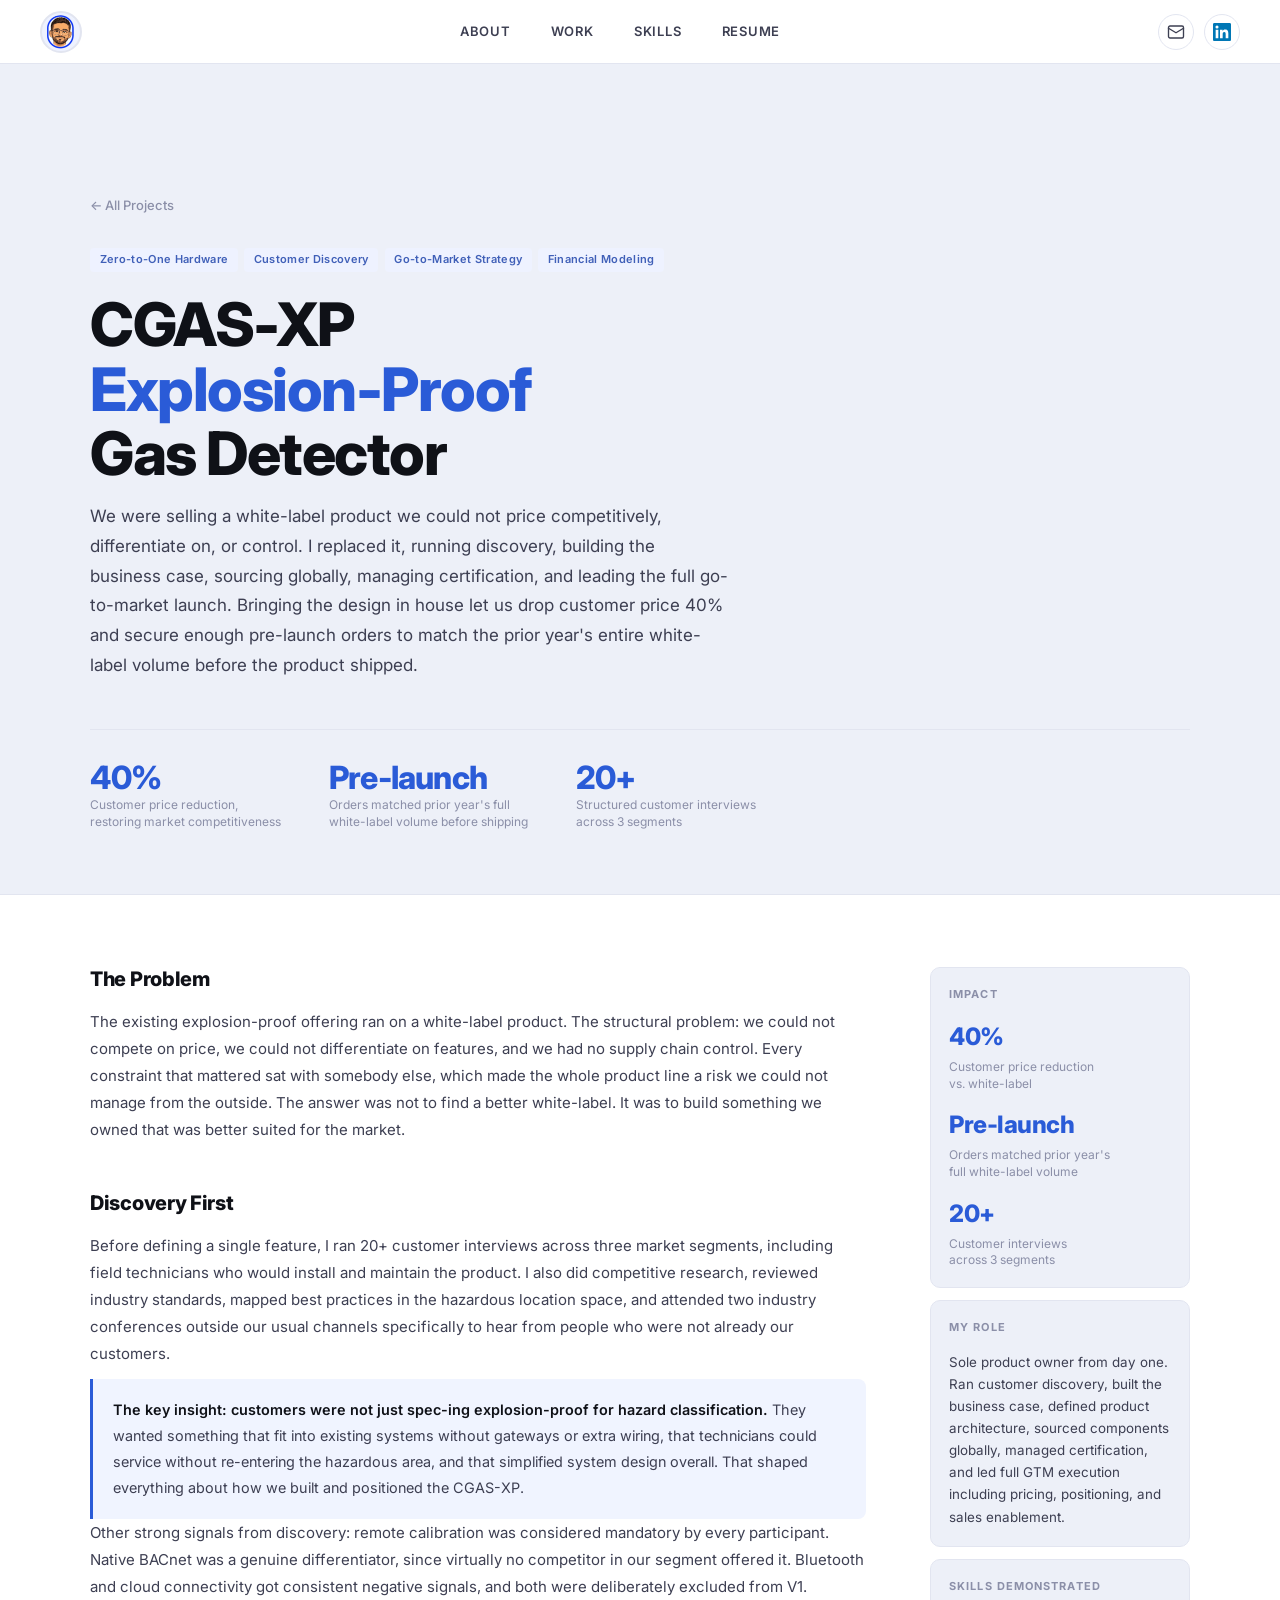
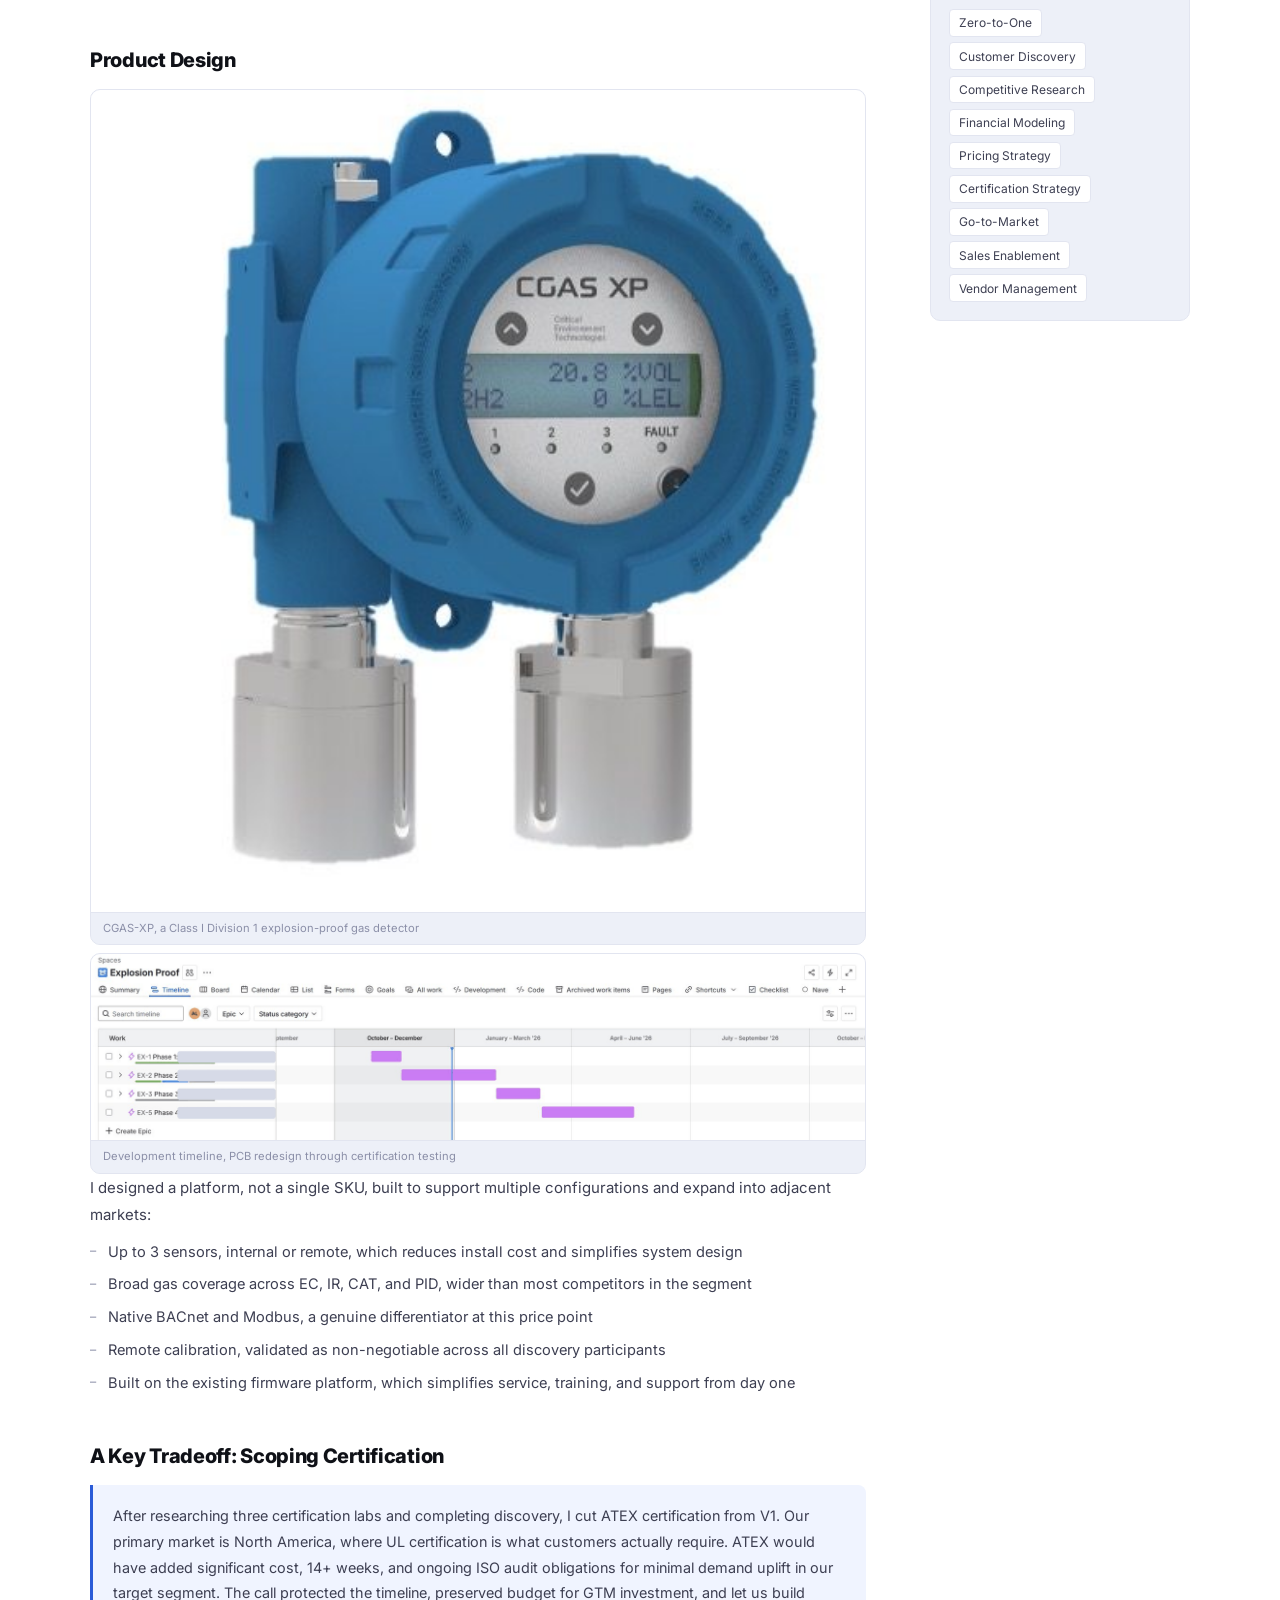
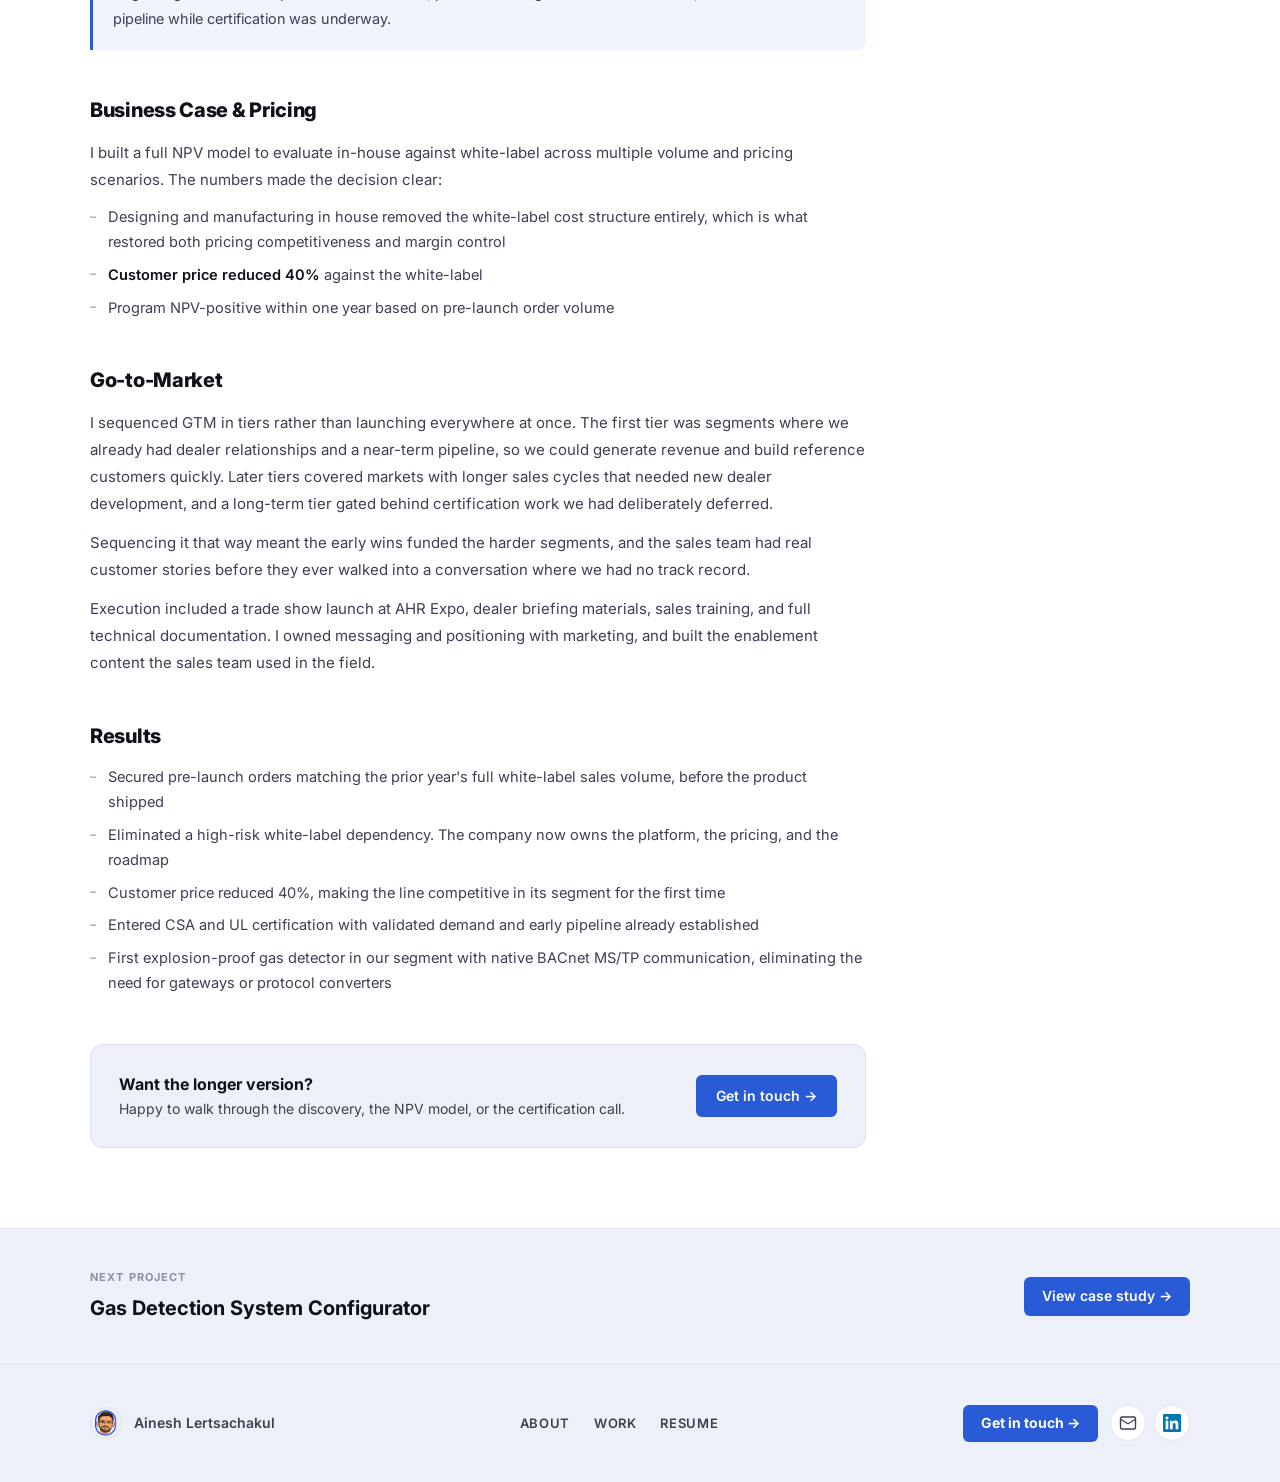
<file: work/cgas-xp.html>
<!DOCTYPE html>
<html lang="en">
<head>
<meta charset="utf-8"/>
<meta name="viewport" content="width=device-width, initial-scale=1.0"/>
<title>CGAS-XP, Explosion-Proof Gas Detector | Ainesh Lertsachakul</title>
<meta name="description" content="Zero-to-one hardware program replacing a white-label gas detector with an in-house design. Discovery across three segments, an NPV-backed business case, a scoped certification tradeoff, and a sequenced go-to-market."/>
<link rel="canonical" href="https://aineshl.github.io/portfolio/work/cgas-xp.html"/>
<meta property="og:type" content="article"/>
<meta property="og:url" content="https://aineshl.github.io/portfolio/work/cgas-xp.html"/>
<meta property="og:title" content="CGAS-XP, Explosion-Proof Gas Detector | Ainesh Lertsachakul"/>
<meta property="og:description" content="Replacing a white-label product we could not price, differentiate, or control. 40% customer price reduction and pre-launch orders matching the prior year."/>
<meta property="og:image" content="https://aineshl.github.io/portfolio/assets/og-image.png"/>
<meta name="twitter:card" content="summary_large_image"/>
<meta name="twitter:image" content="https://aineshl.github.io/portfolio/assets/og-image.png"/>
<link rel="icon" href="../assets/favicon.ico" sizes="any"/>
<link rel="icon" type="image/png" href="../assets/favicon.png"/>
<link rel="apple-touch-icon" href="../assets/apple-touch-icon.png"/>
<link rel="preconnect" href="https://fonts.googleapis.com"/>
<link rel="preconnect" href="https://fonts.gstatic.com" crossorigin/>
<link href="https://fonts.googleapis.com/css2?family=Inter:wght@400;500;600;700;800&display=swap" rel="stylesheet"/>
<link rel="stylesheet" href="../style.css"/>
</head>
<body>

<a href="#case" class="skip-link">Skip to case study</a>

<nav class="nav">
  <a href="../index.html" class="nav-logo" aria-label="Ainesh Lertsachakul, home"><img src="../assets/avatar.png" alt="Ainesh"/></a>
  <div class="nav-center">
    <a href="../index.html#about">ABOUT</a>
    <a href="../index.html#work">WORK</a>
    <a href="../index.html#skills">SKILLS</a>
    <a href="../assets/Ainesh_Lertsachakul_Resume.pdf" target="_blank" rel="noopener">RESUME</a>
  </div>
  <div class="nav-right">
    <a href="mailto:ainesh8@gmail.com" class="nav-icon-btn" title="Email" aria-label="Email Ainesh">
      <svg viewBox="0 0 24 24" fill="none" stroke="#3d3f52" stroke-width="1.8" stroke-linecap="round" stroke-linejoin="round"><rect x="2" y="4" width="20" height="16" rx="2"/><path d="m22 7-10 6L2 7"/></svg>
    </a>
    <a href="https://www.linkedin.com/in/aineshlertsachakul/" target="_blank" rel="noopener" class="nav-icon-btn" title="LinkedIn" aria-label="LinkedIn profile">
      <svg viewBox="0 0 24 24" fill="#0077b5"><path d="M20.447 20.452h-3.554v-5.569c0-1.328-.027-3.037-1.852-3.037-1.853 0-2.136 1.445-2.136 2.939v5.667H9.351V9h3.414v1.561h.046c.477-.9 1.637-1.85 3.37-1.85 3.601 0 4.267 2.37 4.267 5.455v6.286zM5.337 7.433a2.062 2.062 0 01-2.063-2.065 2.064 2.064 0 112.063 2.065zm1.782 13.019H3.555V9h3.564v11.452zM22.225 0H1.771C.792 0 0 .774 0 1.729v20.542C0 23.227.792 24 1.771 24h20.451C23.2 24 24 23.227 24 22.271V1.729C24 .774 23.2 0 22.222 0h.003z"/></svg>
    </a>
    <button class="nav-toggle" id="navToggle" aria-expanded="false" aria-controls="navDrawer" aria-label="Open menu">
      <svg class="icon-open" viewBox="0 0 24 24"><path d="M3 6h18M3 12h18M3 18h18"/></svg>
      <svg class="icon-close" viewBox="0 0 24 24"><path d="M18 6 6 18M6 6l12 12"/></svg>
    </button>
  </div>
</nav>
<div class="nav-drawer" id="navDrawer">
  <a href="../index.html#about">About</a>
  <a href="../index.html#work">Work</a>
  <a href="../index.html#skills">Skills</a>
  <a href="../assets/Ainesh_Lertsachakul_Resume.pdf" target="_blank" rel="noopener">Resume</a>
  <a href="mailto:ainesh8@gmail.com">Get in touch</a>
</div>

<header class="case-hero">
  <div class="case-hero-inner">
    <a class="back" href="../index.html#work">← All Projects</a>
    <div class="case-tags">
      <span class="case-tag">Zero-to-One Hardware</span>
      <span class="case-tag">Customer Discovery</span>
      <span class="case-tag">Go-to-Market Strategy</span>
      <span class="case-tag">Financial Modeling</span>
    </div>
    <h1 class="case-h1">CGAS-XP<br/><span class="blue">Explosion-Proof</span><br/>Gas Detector</h1>
    <p class="case-sub">We were selling a white-label product we could not price competitively, differentiate on, or control. I replaced it, running discovery, building the business case, sourcing globally, managing certification, and leading the full go-to-market launch. Bringing the design in house let us drop customer price 40% and secure enough pre-launch orders to match the prior year's entire white-label volume before the product shipped.</p>
    <div class="case-kpis">
      <div class="kpi"><span class="kpi-n">40%</span><span class="kpi-l">Customer price reduction,<br/>restoring market competitiveness</span></div>
      <div class="kpi"><span class="kpi-n">Pre-launch</span><span class="kpi-l">Orders matched prior year's full<br/>white-label volume before shipping</span></div>
      <div class="kpi"><span class="kpi-n">20+</span><span class="kpi-l">Structured customer interviews<br/>across 3 segments</span></div>
    </div>
  </div>
</header>

<section class="case-body" id="case">
<div class="case-layout">
<div class="case-main">

  <div class="cs">
    <h2>The Problem</h2>
    <p>The existing explosion-proof offering ran on a white-label product. The structural problem: we could not compete on price, we could not differentiate on features, and we had no supply chain control. Every constraint that mattered sat with somebody else, which made the whole product line a risk we could not manage from the outside. The answer was not to find a better white-label. It was to build something we owned that was better suited for the market.</p>
  </div>

  <div class="cs">
    <h2>Discovery First</h2>
    <p>Before defining a single feature, I ran 20+ customer interviews across three market segments, including field technicians who would install and maintain the product. I also did competitive research, reviewed industry standards, mapped best practices in the hazardous location space, and attended two industry conferences outside our usual channels specifically to hear from people who were not already our customers.</p>
    <div class="callout">
      <p><strong>The key insight: customers were not just spec-ing explosion-proof for hazard classification.</strong> They wanted something that fit into existing systems without gateways or extra wiring, that technicians could service without re-entering the hazardous area, and that simplified system design overall. That shaped everything about how we built and positioned the CGAS-XP.</p>
    </div>
    <p>Other strong signals from discovery: remote calibration was considered mandatory by every participant. Native BACnet was a genuine differentiator, since virtually no competitor in our segment offered it. Bluetooth and cloud connectivity got consistent negative signals, and both were deliberately excluded from V1.</p>
  </div>

  <div class="cs">
    <h2>Product Design</h2>
    <figure class="cs-img">
      <img src="../assets/cgas-xp-render.jpg" alt="CGAS-XP product render" loading="lazy"/>
      <figcaption>CGAS-XP, a Class I Division 1 explosion-proof gas detector</figcaption>
    </figure>
    <figure class="cs-img">
      <img src="../assets/cgas-timeline.png" alt="Development timeline showing four phases from PCB redesign to certification testing" loading="lazy"/>
      <figcaption>Development timeline, PCB redesign through certification testing</figcaption>
    </figure>
    <p>I designed a platform, not a single SKU, built to support multiple configurations and expand into adjacent markets:</p>
    <ul>
      <li>Up to 3 sensors, internal or remote, which reduces install cost and simplifies system design</li>
      <li>Broad gas coverage across EC, IR, CAT, and PID, wider than most competitors in the segment</li>
      <li>Native BACnet and Modbus, a genuine differentiator at this price point</li>
      <li>Remote calibration, validated as non-negotiable across all discovery participants</li>
      <li>Built on the existing firmware platform, which simplifies service, training, and support from day one</li>
    </ul>
  </div>

  <div class="cs">
    <h2>A Key Tradeoff: Scoping Certification</h2>
    <div class="callout">
      <p>After researching three certification labs and completing discovery, I cut ATEX certification from V1. Our primary market is North America, where UL certification is what customers actually require. ATEX would have added significant cost, 14+ weeks, and ongoing ISO audit obligations for minimal demand uplift in our target segment. The call protected the timeline, preserved budget for GTM investment, and let us build pipeline while certification was underway.</p>
    </div>
  </div>

  <div class="cs">
    <h2>Business Case &amp; Pricing</h2>
    <p>I built a full NPV model to evaluate in-house against white-label across multiple volume and pricing scenarios. The numbers made the decision clear:</p>
    <ul>
      <li>Designing and manufacturing in house removed the white-label cost structure entirely, which is what restored both pricing competitiveness and margin control</li>
      <li><strong>Customer price reduced 40%</strong> against the white-label</li>
      <li>Program NPV-positive within one year based on pre-launch order volume</li>
    </ul>
  </div>

  <div class="cs">
    <h2>Go-to-Market</h2>
    <p>I sequenced GTM in tiers rather than launching everywhere at once. The first tier was segments where we already had dealer relationships and a near-term pipeline, so we could generate revenue and build reference customers quickly. Later tiers covered markets with longer sales cycles that needed new dealer development, and a long-term tier gated behind certification work we had deliberately deferred.</p>
    <p>Sequencing it that way meant the early wins funded the harder segments, and the sales team had real customer stories before they ever walked into a conversation where we had no track record.</p>
    <p>Execution included a trade show launch at AHR Expo, dealer briefing materials, sales training, and full technical documentation. I owned messaging and positioning with marketing, and built the enablement content the sales team used in the field.</p>
  </div>

  <div class="cs">
    <h2>Results</h2>
    <ul>
      <li>Secured pre-launch orders matching the prior year's full white-label sales volume, before the product shipped</li>
      <li>Eliminated a high-risk white-label dependency. The company now owns the platform, the pricing, and the roadmap</li>
      <li>Customer price reduced 40%, making the line competitive in its segment for the first time</li>
      <li>Entered CSA and UL certification with validated demand and early pipeline already established</li>
      <li>First explosion-proof gas detector in our segment with native BACnet MS/TP communication, eliminating the need for gateways or protocol converters</li>
    </ul>
  </div>

  <div class="case-cta">
    <p>Want the longer version?<span>Happy to walk through the discovery, the NPV model, or the certification call.</span></p>
    <a href="mailto:ainesh8@gmail.com">Get in touch →</a>
  </div>

</div>

<aside class="case-sidebar">
  <div class="side-card">
    <h4>Impact</h4>
    <div class="s-stat"><span class="s-n">40%</span><span class="s-l">Customer price reduction<br/>vs. white-label</span></div>
    <div class="s-stat"><span class="s-n">Pre-launch</span><span class="s-l">Orders matched prior year's<br/>full white-label volume</span></div>
    <div class="s-stat"><span class="s-n">20+</span><span class="s-l">Customer interviews<br/>across 3 segments</span></div>
  </div>
  <div class="side-card">
    <h4>My Role</h4>
    <p class="s-p">Sole product owner from day one. Ran customer discovery, built the business case, defined product architecture, sourced components globally, managed certification, and led full GTM execution including pricing, positioning, and sales enablement.</p>
  </div>
  <div class="side-card">
    <h4>Skills Demonstrated</h4>
    <div class="s-tags"><span>Zero-to-One</span><span>Customer Discovery</span><span>Competitive Research</span><span>Financial Modeling</span><span>Pricing Strategy</span><span>Certification Strategy</span><span>Go-to-Market</span><span>Sales Enablement</span><span>Vendor Management</span></div>
  </div>
</aside>
</div>
</section>

<div class="next-band">
  <div class="next-inner">
    <div><p class="next-label">Next Project</p><p class="next-title">Gas Detection System Configurator</p></div>
    <a class="next-btn" href="fcs.html">View case study →</a>
  </div>
</div>

<footer class="footer">
  <div class="footer-inner">
    <div class="footer-brand">
      <img src="../assets/avatar.png" alt="" class="footer-avatar"/>
      <span class="footer-name">Ainesh Lertsachakul</span>
    </div>
    <nav class="footer-nav" aria-label="Footer">
      <a href="../index.html#about">About</a>
      <a href="../index.html#work">Work</a>
      <a href="../assets/Ainesh_Lertsachakul_Resume.pdf" target="_blank" rel="noopener">Resume</a>
    </nav>
    <div class="footer-right">
      <a href="mailto:ainesh8@gmail.com" class="footer-cta">Get in touch →</a>
      <div class="footer-icons">
        <a href="mailto:ainesh8@gmail.com" class="nav-icon-btn" aria-label="Email Ainesh">
          <svg viewBox="0 0 24 24" fill="none" stroke="#3d3f52" stroke-width="1.8" stroke-linecap="round" stroke-linejoin="round"><rect x="2" y="4" width="20" height="16" rx="2"/><path d="m22 7-10 6L2 7"/></svg>
        </a>
        <a href="https://www.linkedin.com/in/aineshlertsachakul/" target="_blank" rel="noopener" class="nav-icon-btn" aria-label="LinkedIn profile">
          <svg viewBox="0 0 24 24" fill="#0077b5"><path d="M20.447 20.452h-3.554v-5.569c0-1.328-.027-3.037-1.852-3.037-1.853 0-2.136 1.445-2.136 2.939v5.667H9.351V9h3.414v1.561h.046c.477-.9 1.637-1.85 3.37-1.85 3.601 0 4.267 2.37 4.267 5.455v6.286zM5.337 7.433a2.062 2.062 0 01-2.063-2.065 2.064 2.064 0 112.063 2.065zm1.782 13.019H3.555V9h3.564v11.452zM22.225 0H1.771C.792 0 0 .774 0 1.729v20.542C0 23.227.792 24 1.771 24h20.451C23.2 24 24 23.227 24 22.271V1.729C24 .774 23.2 0 22.222 0h.003z"/></svg>
        </a>
      </div>
    </div>
  </div>
</footer>

<script src="../app.js"></script>
</body>
</html>
</file>
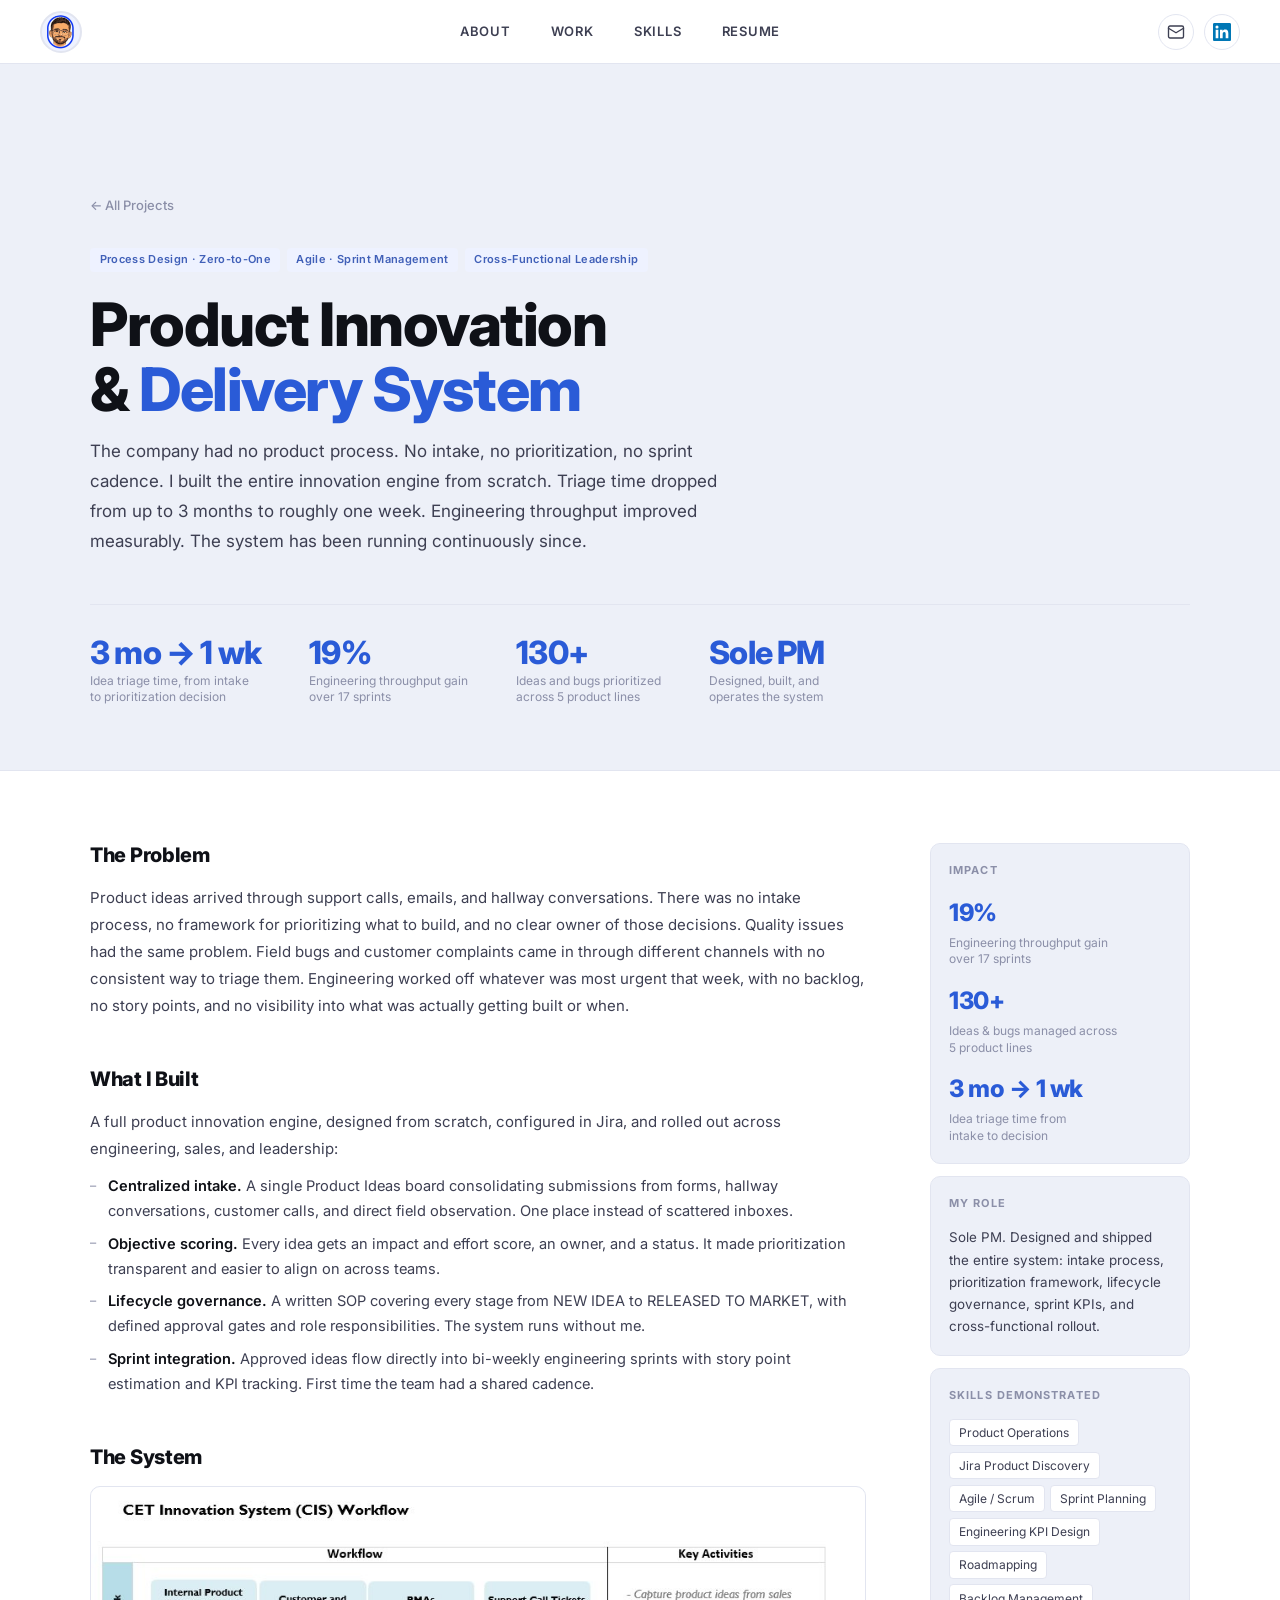
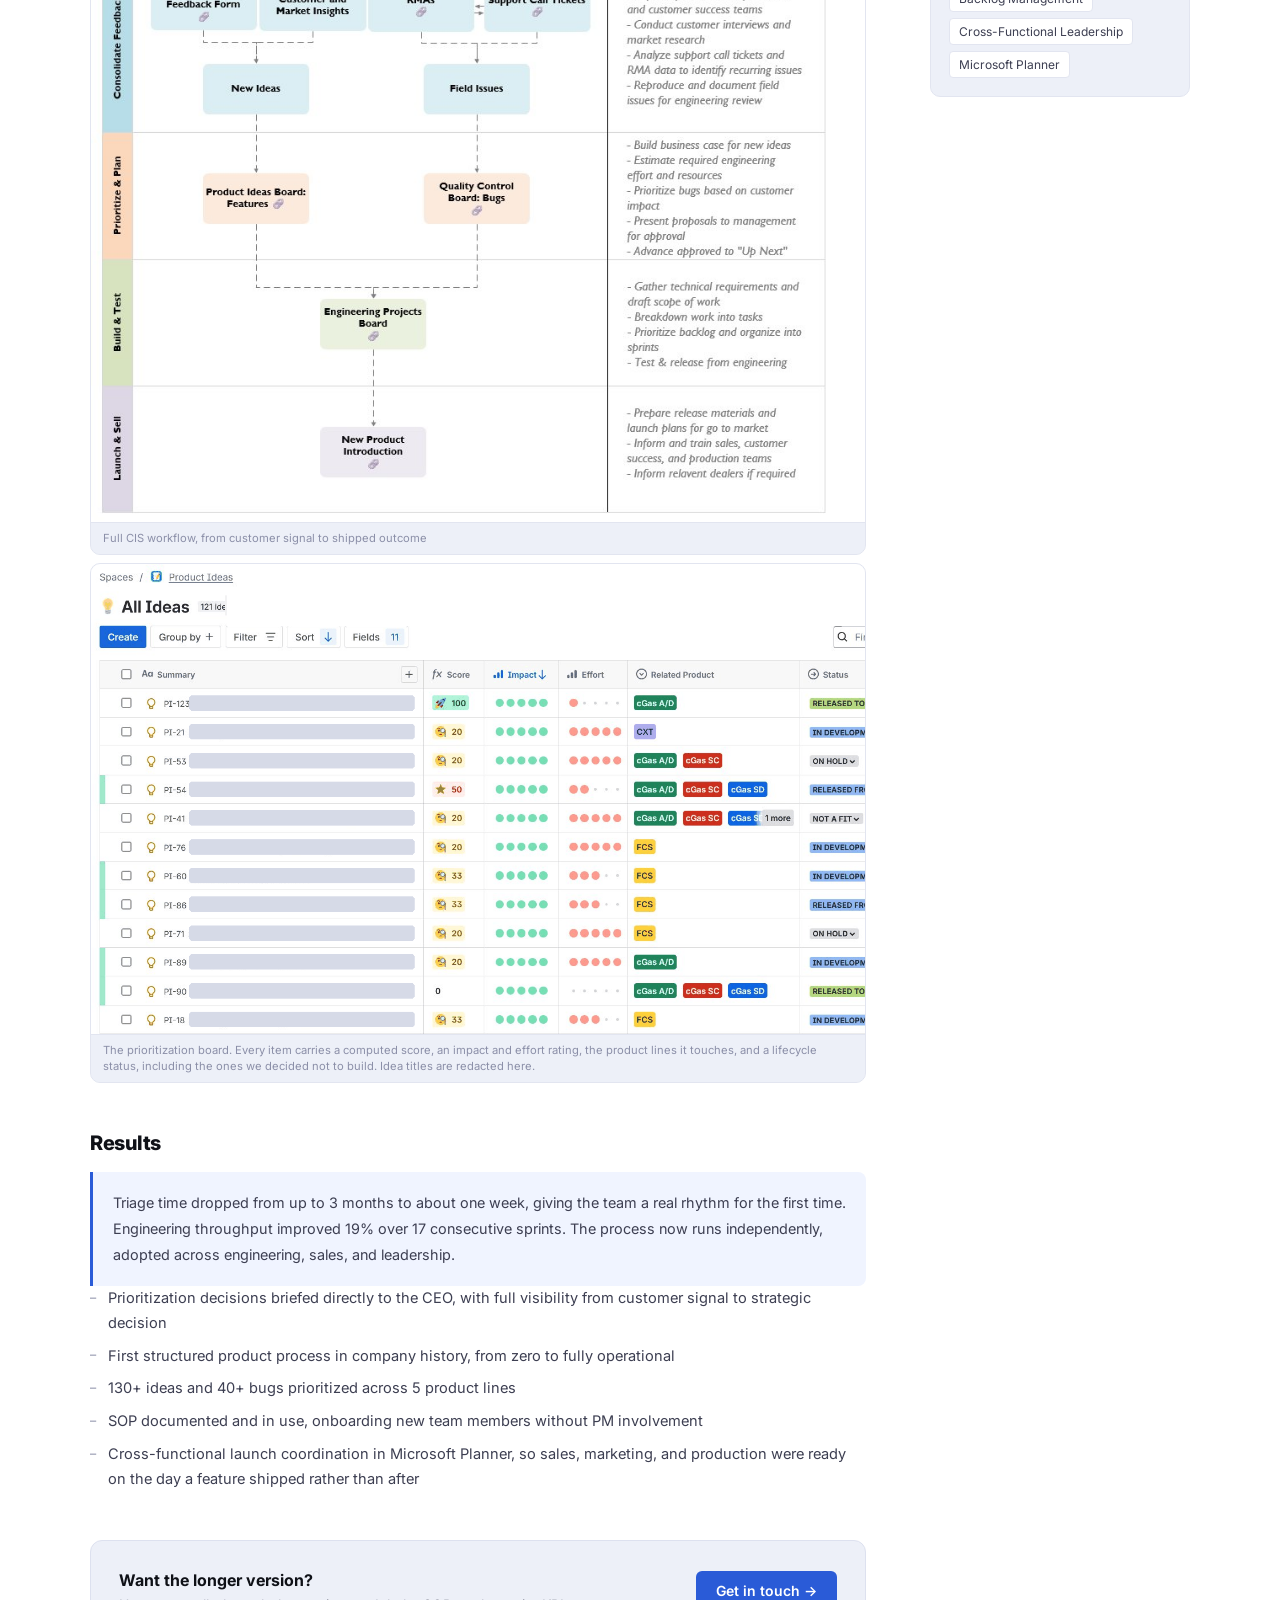
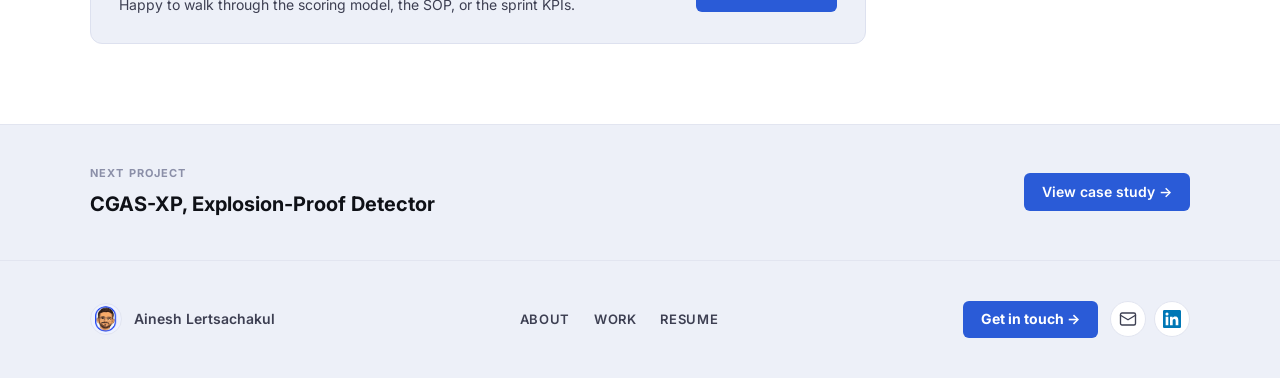
<file: work/cis.html>
<!DOCTYPE html>
<html lang="en">
<head>
<meta charset="utf-8"/>
<meta name="viewport" content="width=device-width, initial-scale=1.0"/>
<title>Product Innovation &amp; Delivery System | Ainesh Lertsachakul</title>
<meta name="description" content="Built a company's first product operating system from scratch: centralized intake, impact and effort scoring, lifecycle governance, and a sprint cadence. Triage time fell from up to 3 months to about one week."/>
<link rel="canonical" href="https://aineshl.github.io/portfolio/work/cis.html"/>
<meta property="og:type" content="article"/>
<meta property="og:url" content="https://aineshl.github.io/portfolio/work/cis.html"/>
<meta property="og:title" content="Product Innovation &amp; Delivery System | Ainesh Lertsachakul"/>
<meta property="og:description" content="Centralized intake, impact and effort scoring, lifecycle governance, and a sprint cadence, built from nothing and still running."/>
<meta property="og:image" content="https://aineshl.github.io/portfolio/assets/og-image.png"/>
<meta name="twitter:card" content="summary_large_image"/>
<meta name="twitter:image" content="https://aineshl.github.io/portfolio/assets/og-image.png"/>
<link rel="icon" href="../assets/favicon.ico" sizes="any"/>
<link rel="icon" type="image/png" href="../assets/favicon.png"/>
<link rel="apple-touch-icon" href="../assets/apple-touch-icon.png"/>
<link rel="preconnect" href="https://fonts.googleapis.com"/>
<link rel="preconnect" href="https://fonts.gstatic.com" crossorigin/>
<link href="https://fonts.googleapis.com/css2?family=Inter:wght@400;500;600;700;800&display=swap" rel="stylesheet"/>
<link rel="stylesheet" href="../style.css"/>
</head>
<body>

<a href="#case" class="skip-link">Skip to case study</a>

<nav class="nav">
  <a href="../index.html" class="nav-logo" aria-label="Ainesh Lertsachakul, home"><img src="../assets/avatar.png" alt="Ainesh"/></a>
  <div class="nav-center">
    <a href="../index.html#about">ABOUT</a>
    <a href="../index.html#work">WORK</a>
    <a href="../index.html#skills">SKILLS</a>
    <a href="../assets/Ainesh_Lertsachakul_Resume.pdf" target="_blank" rel="noopener">RESUME</a>
  </div>
  <div class="nav-right">
    <a href="mailto:ainesh8@gmail.com" class="nav-icon-btn" title="Email" aria-label="Email Ainesh">
      <svg viewBox="0 0 24 24" fill="none" stroke="#3d3f52" stroke-width="1.8" stroke-linecap="round" stroke-linejoin="round"><rect x="2" y="4" width="20" height="16" rx="2"/><path d="m22 7-10 6L2 7"/></svg>
    </a>
    <a href="https://www.linkedin.com/in/aineshlertsachakul/" target="_blank" rel="noopener" class="nav-icon-btn" title="LinkedIn" aria-label="LinkedIn profile">
      <svg viewBox="0 0 24 24" fill="#0077b5"><path d="M20.447 20.452h-3.554v-5.569c0-1.328-.027-3.037-1.852-3.037-1.853 0-2.136 1.445-2.136 2.939v5.667H9.351V9h3.414v1.561h.046c.477-.9 1.637-1.85 3.37-1.85 3.601 0 4.267 2.37 4.267 5.455v6.286zM5.337 7.433a2.062 2.062 0 01-2.063-2.065 2.064 2.064 0 112.063 2.065zm1.782 13.019H3.555V9h3.564v11.452zM22.225 0H1.771C.792 0 0 .774 0 1.729v20.542C0 23.227.792 24 1.771 24h20.451C23.2 24 24 23.227 24 22.271V1.729C24 .774 23.2 0 22.222 0h.003z"/></svg>
    </a>
    <button class="nav-toggle" id="navToggle" aria-expanded="false" aria-controls="navDrawer" aria-label="Open menu">
      <svg class="icon-open" viewBox="0 0 24 24"><path d="M3 6h18M3 12h18M3 18h18"/></svg>
      <svg class="icon-close" viewBox="0 0 24 24"><path d="M18 6 6 18M6 6l12 12"/></svg>
    </button>
  </div>
</nav>
<div class="nav-drawer" id="navDrawer">
  <a href="../index.html#about">About</a>
  <a href="../index.html#work">Work</a>
  <a href="../index.html#skills">Skills</a>
  <a href="../assets/Ainesh_Lertsachakul_Resume.pdf" target="_blank" rel="noopener">Resume</a>
  <a href="mailto:ainesh8@gmail.com">Get in touch</a>
</div>

<header class="case-hero">
  <div class="case-hero-inner">
    <a class="back" href="../index.html#work">← All Projects</a>
    <div class="case-tags">
      <span class="case-tag">Process Design · Zero-to-One</span>
      <span class="case-tag">Agile · Sprint Management</span>
      <span class="case-tag">Cross-Functional Leadership</span>
    </div>
    <h1 class="case-h1">Product Innovation<br/>&amp; <span class="blue">Delivery System</span></h1>
    <p class="case-sub">The company had no product process. No intake, no prioritization, no sprint cadence. I built the entire innovation engine from scratch. Triage time dropped from up to 3 months to roughly one week. Engineering throughput improved measurably. The system has been running continuously since.</p>
    <div class="case-kpis">
      <div class="kpi"><span class="kpi-n">3 mo → 1 wk</span><span class="kpi-l">Idea triage time, from intake<br/>to prioritization decision</span></div>
      <div class="kpi"><span class="kpi-n">19%</span><span class="kpi-l">Engineering throughput gain<br/>over 17 sprints</span></div>
      <div class="kpi"><span class="kpi-n">130+</span><span class="kpi-l">Ideas and bugs prioritized<br/>across 5 product lines</span></div>
      <div class="kpi"><span class="kpi-n">Sole PM</span><span class="kpi-l">Designed, built, and<br/>operates the system</span></div>
    </div>
  </div>
</header>

<section class="case-body" id="case">
<div class="case-layout">
<div class="case-main">

  <div class="cs">
    <h2>The Problem</h2>
    <p>Product ideas arrived through support calls, emails, and hallway conversations. There was no intake process, no framework for prioritizing what to build, and no clear owner of those decisions. Quality issues had the same problem. Field bugs and customer complaints came in through different channels with no consistent way to triage them. Engineering worked off whatever was most urgent that week, with no backlog, no story points, and no visibility into what was actually getting built or when.</p>
  </div>

  <div class="cs">
    <h2>What I Built</h2>
    <p>A full product innovation engine, designed from scratch, configured in Jira, and rolled out across engineering, sales, and leadership:</p>
    <ul>
      <li><strong>Centralized intake.</strong> A single Product Ideas board consolidating submissions from forms, hallway conversations, customer calls, and direct field observation. One place instead of scattered inboxes.</li>
      <li><strong>Objective scoring.</strong> Every idea gets an impact and effort score, an owner, and a status. It made prioritization transparent and easier to align on across teams.</li>
      <li><strong>Lifecycle governance.</strong> A written SOP covering every stage from NEW IDEA to RELEASED TO MARKET, with defined approval gates and role responsibilities. The system runs without me.</li>
      <li><strong>Sprint integration.</strong> Approved ideas flow directly into bi-weekly engineering sprints with story point estimation and KPI tracking. First time the team had a shared cadence.</li>
    </ul>
  </div>

  <div class="cs">
    <h2>The System</h2>
    <figure class="cs-img">
      <img src="../assets/cis-workflow.png" alt="CIS workflow diagram showing intake, prioritization, build, and launch stages" loading="lazy"/>
      <figcaption>Full CIS workflow, from customer signal to shipped outcome</figcaption>
    </figure>
    <figure class="cs-img">
      <img src="../assets/cis-prioritization.png" alt="Prioritization board showing score, impact, effort, product line, and lifecycle status columns" loading="lazy"/>
      <figcaption>The prioritization board. Every item carries a computed score, an impact and effort rating, the product lines it touches, and a lifecycle status, including the ones we decided not to build. Idea titles are redacted here.</figcaption>
    </figure>
  </div>

  <div class="cs">
    <h2>Results</h2>
    <div class="callout">
      <p>Triage time dropped from up to 3 months to about one week, giving the team a real rhythm for the first time. Engineering throughput improved 19% over 17 consecutive sprints. The process now runs independently, adopted across engineering, sales, and leadership.</p>
    </div>
    <ul>
      <li>Prioritization decisions briefed directly to the CEO, with full visibility from customer signal to strategic decision</li>
      <li>First structured product process in company history, from zero to fully operational</li>
      <li>130+ ideas and 40+ bugs prioritized across 5 product lines</li>
      <li>SOP documented and in use, onboarding new team members without PM involvement</li>
      <li>Cross-functional launch coordination in Microsoft Planner, so sales, marketing, and production were ready on the day a feature shipped rather than after</li>
    </ul>
  </div>


  <div class="case-cta">
    <p>Want the longer version?<span>Happy to walk through the scoring model, the SOP, or the sprint KPIs.</span></p>
    <a href="mailto:ainesh8@gmail.com">Get in touch →</a>
  </div>

</div>

<aside class="case-sidebar">
  <div class="side-card">
    <h4>Impact</h4>
    <div class="s-stat"><span class="s-n">19%</span><span class="s-l">Engineering throughput gain<br/>over 17 sprints</span></div>
    <div class="s-stat"><span class="s-n">130+</span><span class="s-l">Ideas &amp; bugs managed across<br/>5 product lines</span></div>
    <div class="s-stat"><span class="s-n">3 mo → 1 wk</span><span class="s-l">Idea triage time from<br/>intake to decision</span></div>
  </div>
  <div class="side-card">
    <h4>My Role</h4>
    <p class="s-p">Sole PM. Designed and shipped the entire system: intake process, prioritization framework, lifecycle governance, sprint KPIs, and cross-functional rollout.</p>
  </div>
  <div class="side-card">
    <h4>Skills Demonstrated</h4>
    <div class="s-tags"><span>Product Operations</span><span>Jira Product Discovery</span><span>Agile / Scrum</span><span>Sprint Planning</span><span>Engineering KPI Design</span><span>Roadmapping</span><span>Backlog Management</span><span>Cross-Functional Leadership</span><span>Microsoft Planner</span></div>
  </div>
</aside>
</div>
</section>

<div class="next-band">
  <div class="next-inner">
    <div><p class="next-label">Next Project</p><p class="next-title">CGAS-XP, Explosion-Proof Detector</p></div>
    <a class="next-btn" href="cgas-xp.html">View case study →</a>
  </div>
</div>

<footer class="footer">
  <div class="footer-inner">
    <div class="footer-brand">
      <img src="../assets/avatar.png" alt="" class="footer-avatar"/>
      <span class="footer-name">Ainesh Lertsachakul</span>
    </div>
    <nav class="footer-nav" aria-label="Footer">
      <a href="../index.html#about">About</a>
      <a href="../index.html#work">Work</a>
      <a href="../assets/Ainesh_Lertsachakul_Resume.pdf" target="_blank" rel="noopener">Resume</a>
    </nav>
    <div class="footer-right">
      <a href="mailto:ainesh8@gmail.com" class="footer-cta">Get in touch →</a>
      <div class="footer-icons">
        <a href="mailto:ainesh8@gmail.com" class="nav-icon-btn" aria-label="Email Ainesh">
          <svg viewBox="0 0 24 24" fill="none" stroke="#3d3f52" stroke-width="1.8" stroke-linecap="round" stroke-linejoin="round"><rect x="2" y="4" width="20" height="16" rx="2"/><path d="m22 7-10 6L2 7"/></svg>
        </a>
        <a href="https://www.linkedin.com/in/aineshlertsachakul/" target="_blank" rel="noopener" class="nav-icon-btn" aria-label="LinkedIn profile">
          <svg viewBox="0 0 24 24" fill="#0077b5"><path d="M20.447 20.452h-3.554v-5.569c0-1.328-.027-3.037-1.852-3.037-1.853 0-2.136 1.445-2.136 2.939v5.667H9.351V9h3.414v1.561h.046c.477-.9 1.637-1.85 3.37-1.85 3.601 0 4.267 2.37 4.267 5.455v6.286zM5.337 7.433a2.062 2.062 0 01-2.063-2.065 2.064 2.064 0 112.063 2.065zm1.782 13.019H3.555V9h3.564v11.452zM22.225 0H1.771C.792 0 0 .774 0 1.729v20.542C0 23.227.792 24 1.771 24h20.451C23.2 24 24 23.227 24 22.271V1.729C24 .774 23.2 0 22.222 0h.003z"/></svg>
        </a>
      </div>
    </div>
  </div>
</footer>

<script src="../app.js"></script>
</body>
</html>
</file>
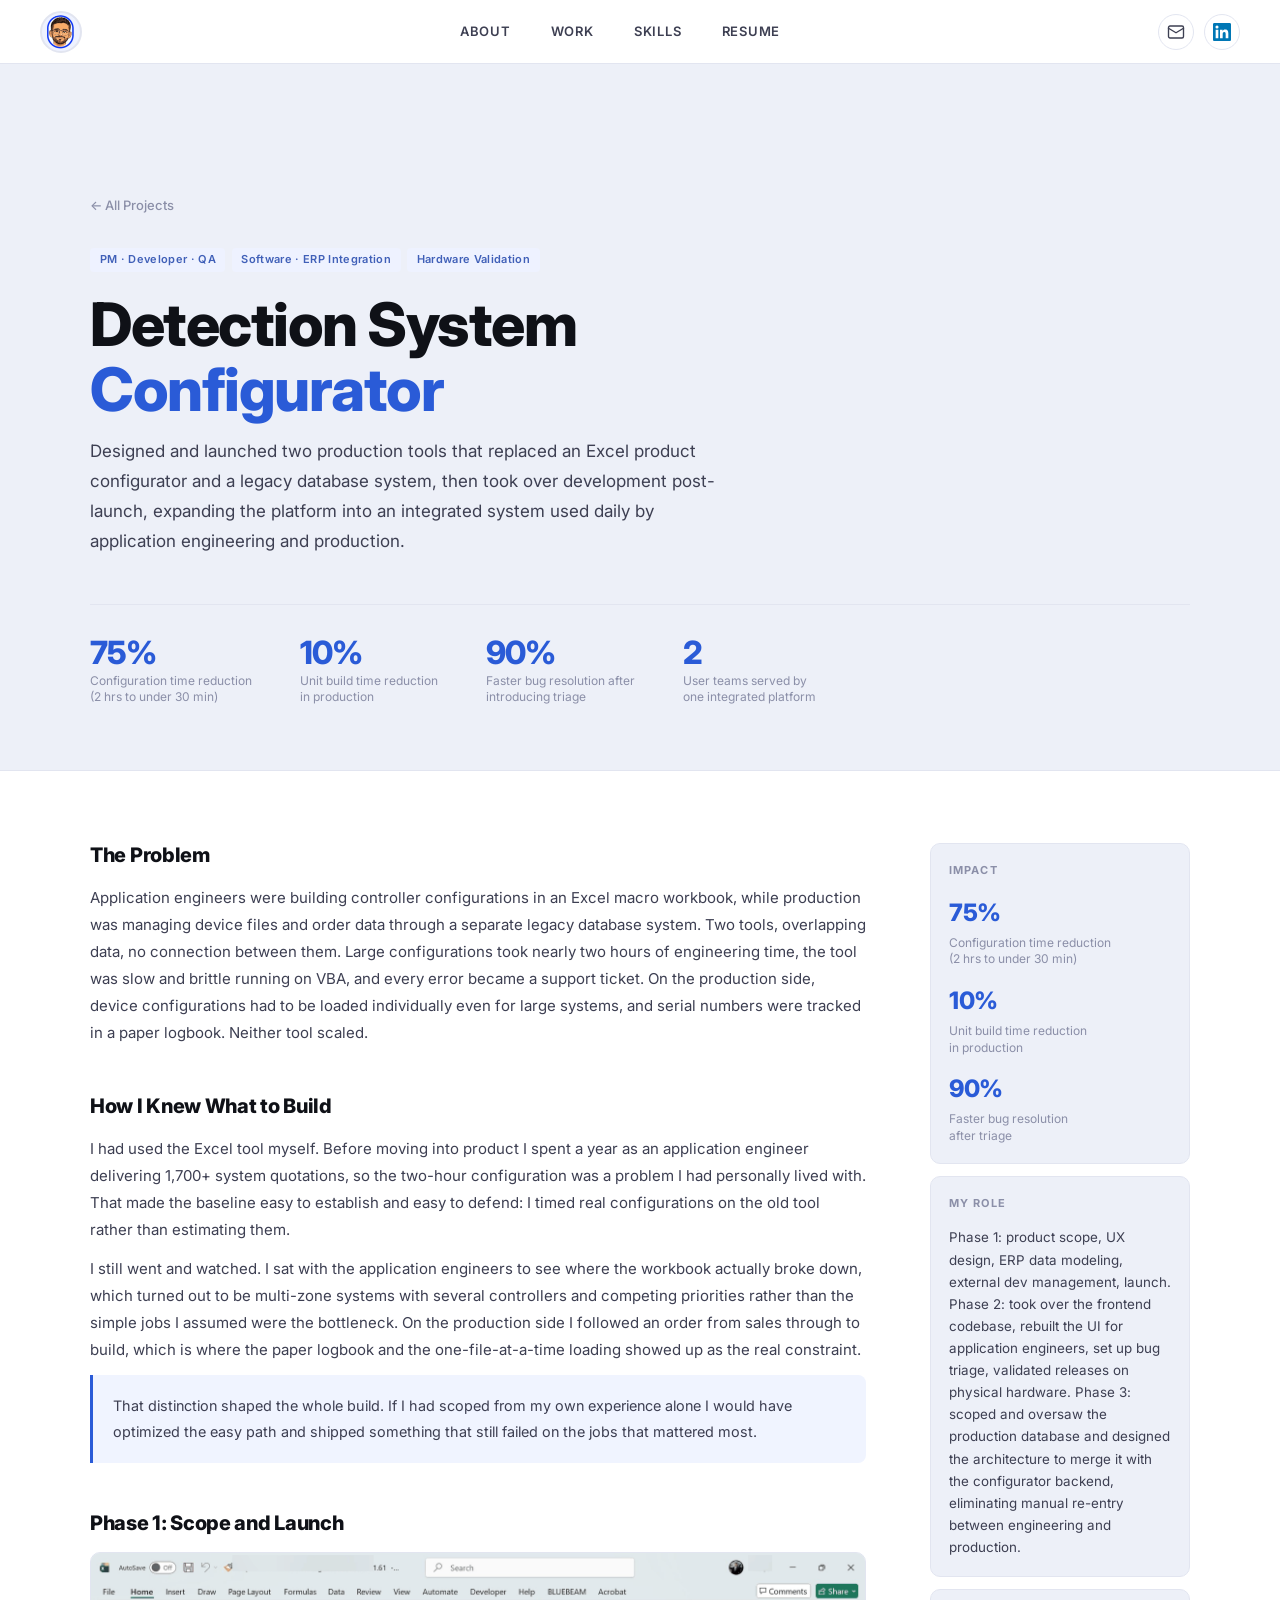
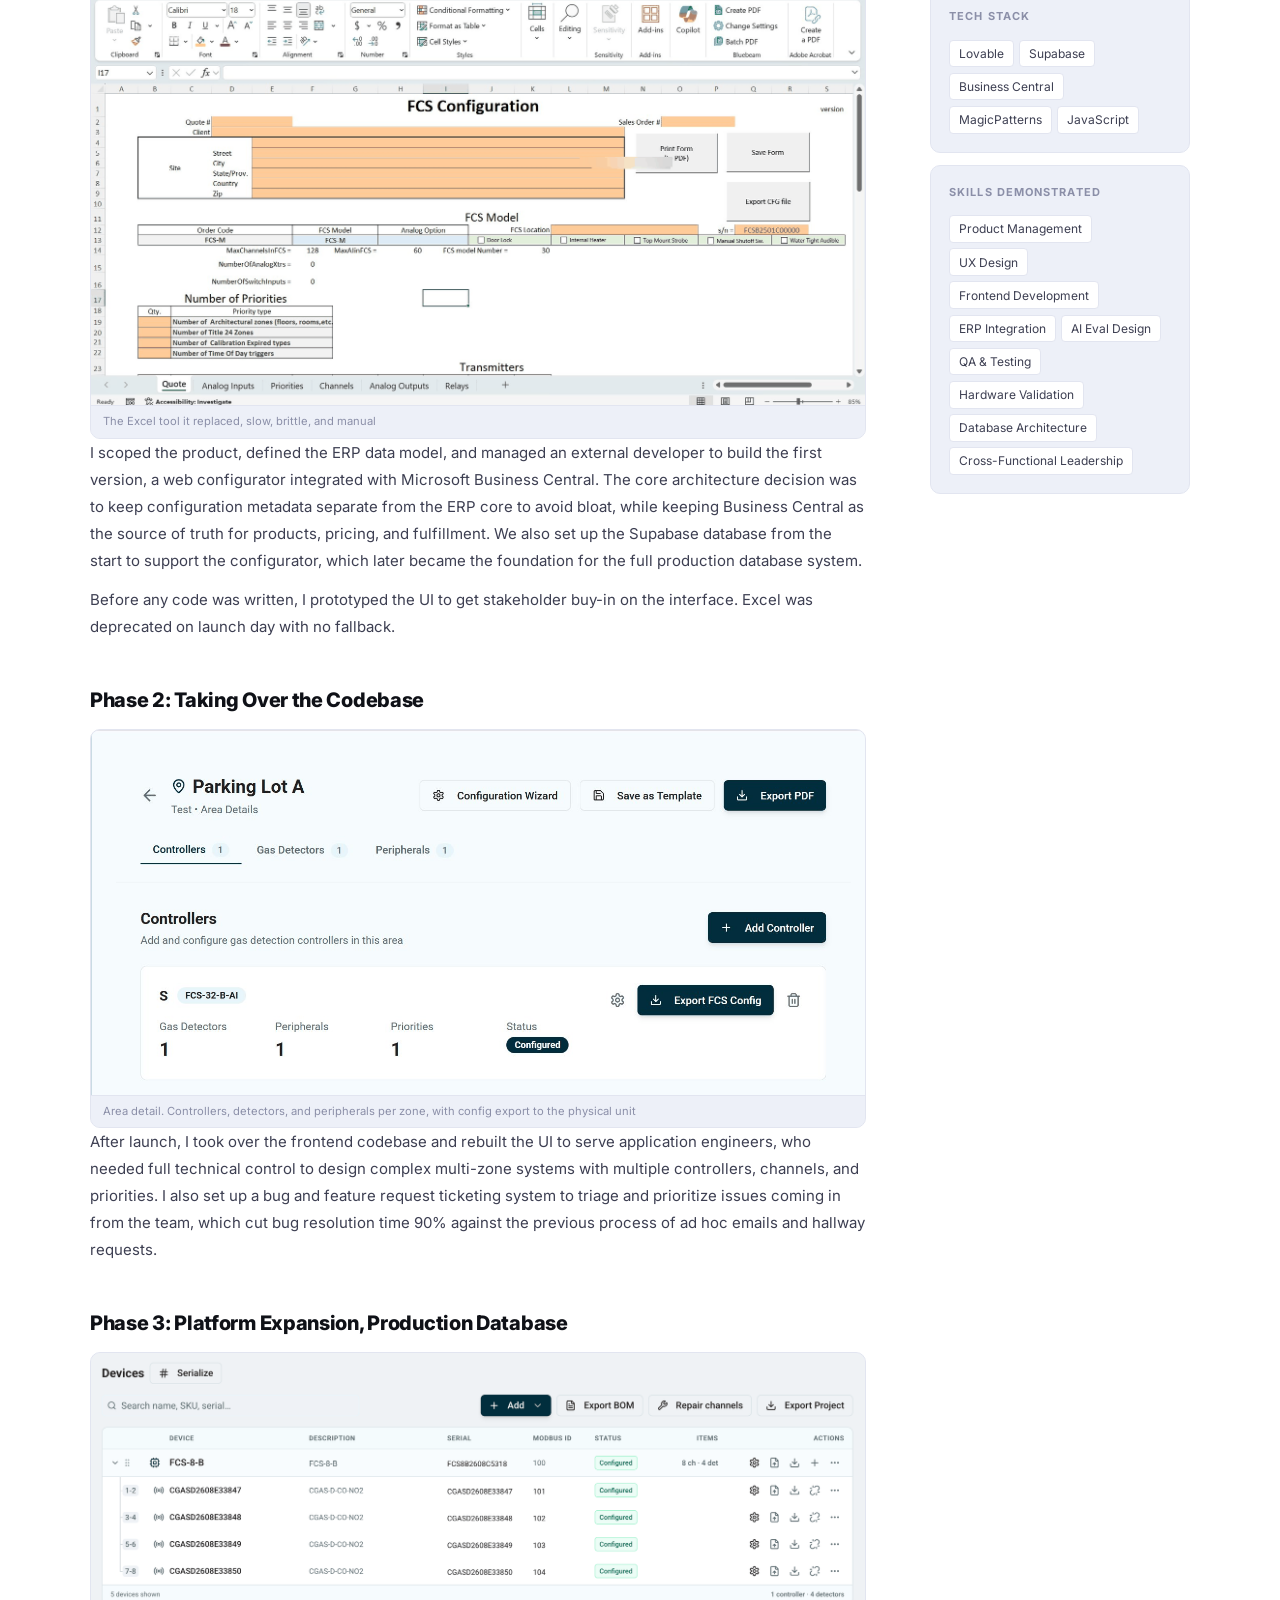
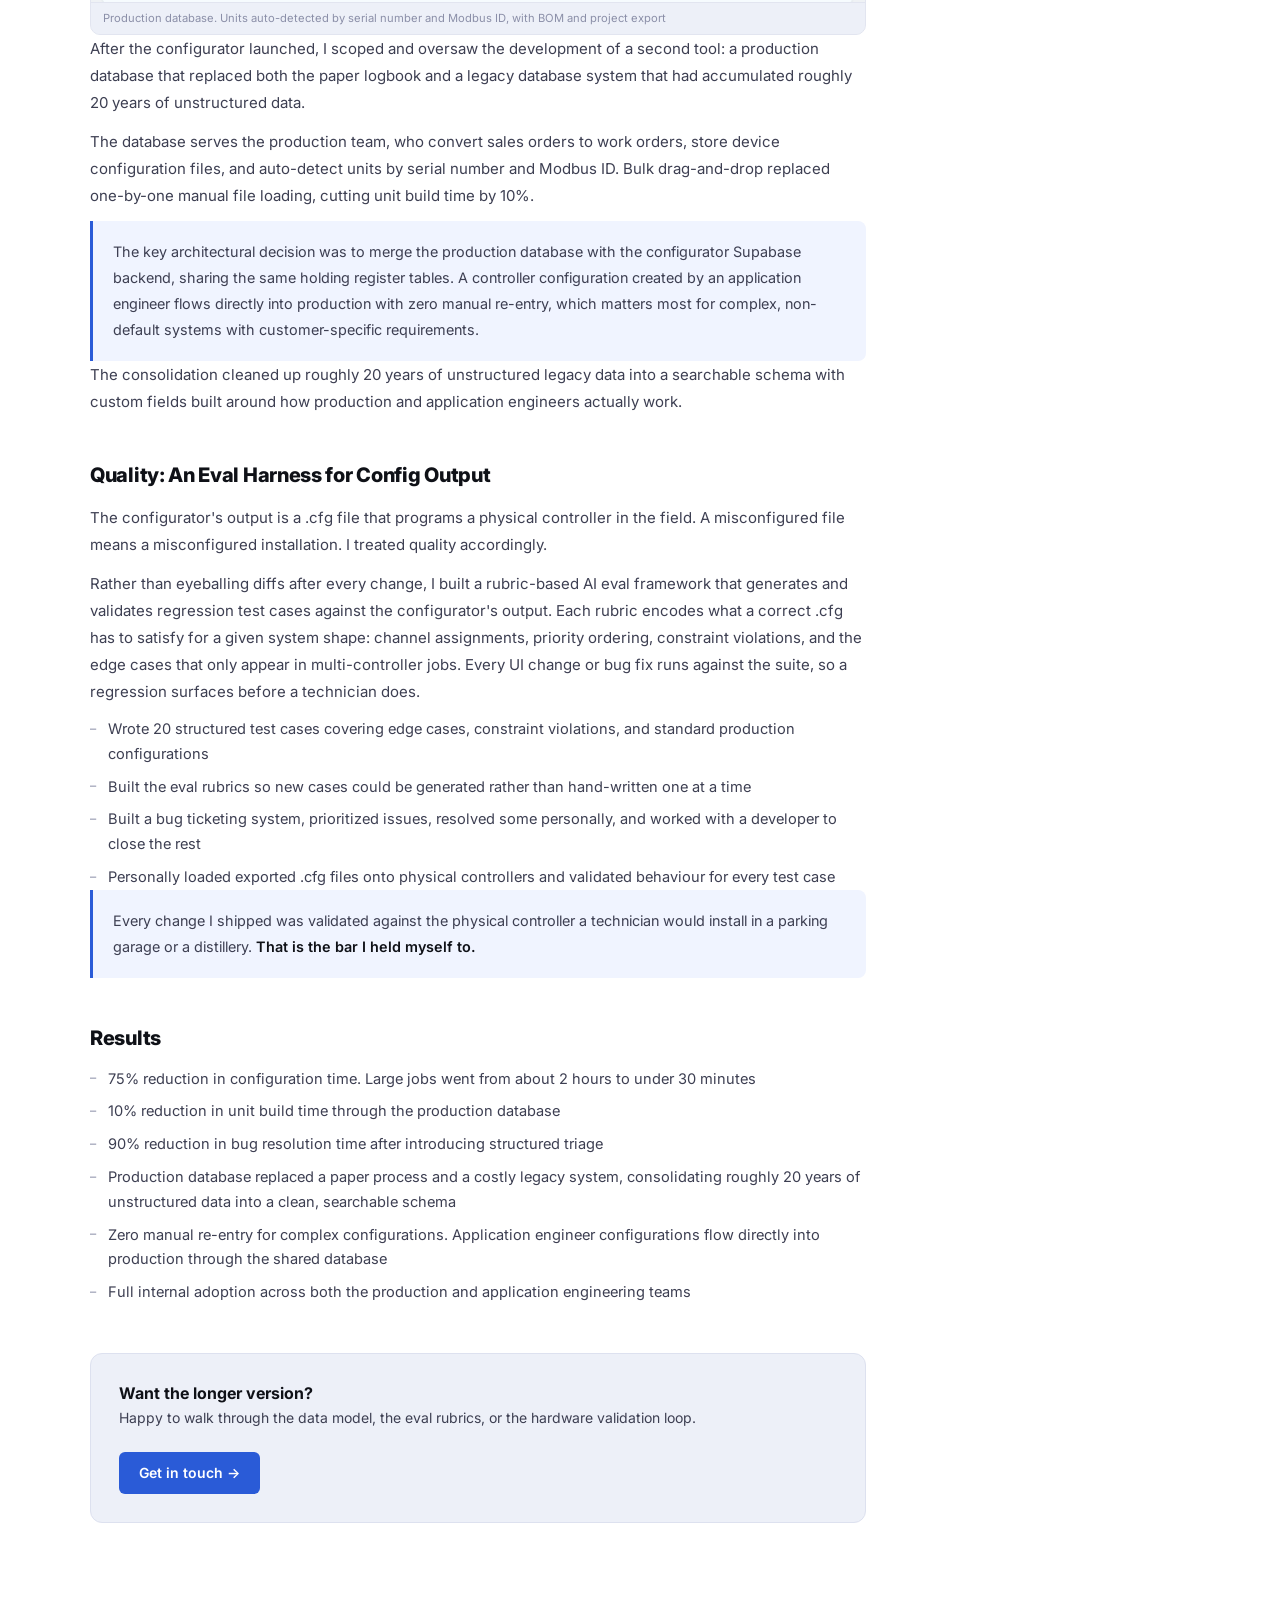
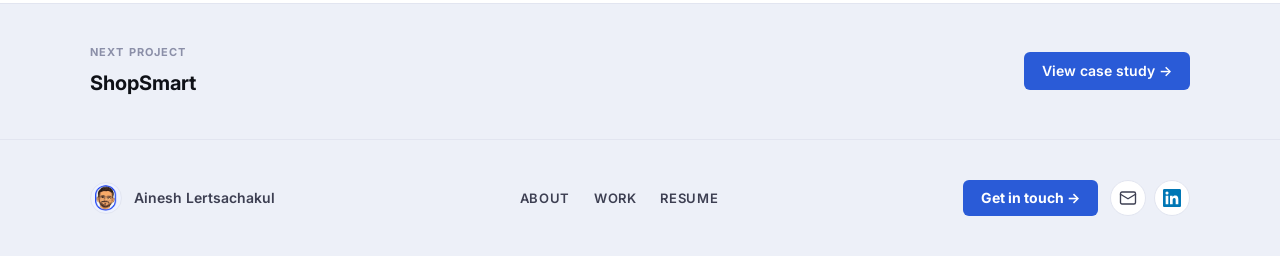
<file: work/fcs.html>
<!DOCTYPE html>
<html lang="en">
<head>
<meta charset="utf-8"/>
<meta name="viewport" content="width=device-width, initial-scale=1.0"/>
<title>Gas Detection System Configurator | Ainesh Lertsachakul</title>
<meta name="description" content="Scoped, launched, and then personally built a web configurator and production database that replaced an Excel macro tool and a legacy system. 75% faster configuration, validated on physical hardware."/>
<link rel="canonical" href="https://aineshl.github.io/portfolio/work/fcs.html"/>
<meta property="og:type" content="article"/>
<meta property="og:url" content="https://aineshl.github.io/portfolio/work/fcs.html"/>
<meta property="og:title" content="Gas Detection System Configurator | Ainesh Lertsachakul"/>
<meta property="og:description" content="PM, then developer, then QA. A configurator and production database on one shared backend, with an AI eval harness guarding every release."/>
<meta property="og:image" content="https://aineshl.github.io/portfolio/assets/og-image.png"/>
<meta name="twitter:card" content="summary_large_image"/>
<meta name="twitter:image" content="https://aineshl.github.io/portfolio/assets/og-image.png"/>
<link rel="icon" href="../assets/favicon.ico" sizes="any"/>
<link rel="icon" type="image/png" href="../assets/favicon.png"/>
<link rel="apple-touch-icon" href="../assets/apple-touch-icon.png"/>
<link rel="preconnect" href="https://fonts.googleapis.com"/>
<link rel="preconnect" href="https://fonts.gstatic.com" crossorigin/>
<link href="https://fonts.googleapis.com/css2?family=Inter:wght@400;500;600;700;800&display=swap" rel="stylesheet"/>
<link rel="stylesheet" href="../style.css"/>
</head>
<body>

<a href="#case" class="skip-link">Skip to case study</a>

<nav class="nav">
  <a href="../index.html" class="nav-logo" aria-label="Ainesh Lertsachakul, home"><img src="../assets/avatar.png" alt="Ainesh"/></a>
  <div class="nav-center">
    <a href="../index.html#about">ABOUT</a>
    <a href="../index.html#work">WORK</a>
    <a href="../index.html#skills">SKILLS</a>
    <a href="../assets/Ainesh_Lertsachakul_Resume.pdf" target="_blank" rel="noopener">RESUME</a>
  </div>
  <div class="nav-right">
    <a href="mailto:ainesh8@gmail.com" class="nav-icon-btn" title="Email" aria-label="Email Ainesh">
      <svg viewBox="0 0 24 24" fill="none" stroke="#3d3f52" stroke-width="1.8" stroke-linecap="round" stroke-linejoin="round"><rect x="2" y="4" width="20" height="16" rx="2"/><path d="m22 7-10 6L2 7"/></svg>
    </a>
    <a href="https://www.linkedin.com/in/aineshlertsachakul/" target="_blank" rel="noopener" class="nav-icon-btn" title="LinkedIn" aria-label="LinkedIn profile">
      <svg viewBox="0 0 24 24" fill="#0077b5"><path d="M20.447 20.452h-3.554v-5.569c0-1.328-.027-3.037-1.852-3.037-1.853 0-2.136 1.445-2.136 2.939v5.667H9.351V9h3.414v1.561h.046c.477-.9 1.637-1.85 3.37-1.85 3.601 0 4.267 2.37 4.267 5.455v6.286zM5.337 7.433a2.062 2.062 0 01-2.063-2.065 2.064 2.064 0 112.063 2.065zm1.782 13.019H3.555V9h3.564v11.452zM22.225 0H1.771C.792 0 0 .774 0 1.729v20.542C0 23.227.792 24 1.771 24h20.451C23.2 24 24 23.227 24 22.271V1.729C24 .774 23.2 0 22.222 0h.003z"/></svg>
    </a>
    <button class="nav-toggle" id="navToggle" aria-expanded="false" aria-controls="navDrawer" aria-label="Open menu">
      <svg class="icon-open" viewBox="0 0 24 24"><path d="M3 6h18M3 12h18M3 18h18"/></svg>
      <svg class="icon-close" viewBox="0 0 24 24"><path d="M18 6 6 18M6 6l12 12"/></svg>
    </button>
  </div>
</nav>
<div class="nav-drawer" id="navDrawer">
  <a href="../index.html#about">About</a>
  <a href="../index.html#work">Work</a>
  <a href="../index.html#skills">Skills</a>
  <a href="../assets/Ainesh_Lertsachakul_Resume.pdf" target="_blank" rel="noopener">Resume</a>
  <a href="mailto:ainesh8@gmail.com">Get in touch</a>
</div>

<header class="case-hero">
  <div class="case-hero-inner">
    <a class="back" href="../index.html#work">← All Projects</a>
    <div class="case-tags">
      <span class="case-tag">PM · Developer · QA</span>
      <span class="case-tag">Software · ERP Integration</span>
      <span class="case-tag">Hardware Validation</span>
    </div>
    <h1 class="case-h1">Detection System<br/><span class="blue">Configurator</span></h1>
    <p class="case-sub">Designed and launched two production tools that replaced an Excel product configurator and a legacy database system, then took over development post-launch, expanding the platform into an integrated system used daily by application engineering and production.</p>
    <div class="case-kpis">
      <div class="kpi"><span class="kpi-n">75%</span><span class="kpi-l">Configuration time reduction<br/>(2 hrs to under 30 min)</span></div>
      <div class="kpi"><span class="kpi-n">10%</span><span class="kpi-l">Unit build time reduction<br/>in production</span></div>
      <div class="kpi"><span class="kpi-n">90%</span><span class="kpi-l">Faster bug resolution after<br/>introducing triage</span></div>
      <div class="kpi"><span class="kpi-n">2</span><span class="kpi-l">User teams served by<br/>one integrated platform</span></div>
    </div>
  </div>
</header>

<section class="case-body" id="case">
<div class="case-layout">
<div class="case-main">

  <div class="cs">
    <h2>The Problem</h2>
    <p>Application engineers were building controller configurations in an Excel macro workbook, while production was managing device files and order data through a separate legacy database system. Two tools, overlapping data, no connection between them. Large configurations took nearly two hours of engineering time, the tool was slow and brittle running on VBA, and every error became a support ticket. On the production side, device configurations had to be loaded individually even for large systems, and serial numbers were tracked in a paper logbook. Neither tool scaled.</p>
  </div>

  <!-- ⚠️ AINESH: verify or rewrite this section before publishing. The fact that you used the
       Excel tool as an application engineer is from your resume, but the specific discovery
       activities below (sitting with the AEs, following an order through to build) are my
       reconstruction. Put your real ones in. -->
  <div class="cs">
    <h2>How I Knew What to Build</h2>
    <p>I had used the Excel tool myself. Before moving into product I spent a year as an application engineer delivering 1,700+ system quotations, so the two-hour configuration was a problem I had personally lived with. That made the baseline easy to establish and easy to defend: I timed real configurations on the old tool rather than estimating them.</p>
    <p>I still went and watched. I sat with the application engineers to see where the workbook actually broke down, which turned out to be multi-zone systems with several controllers and competing priorities rather than the simple jobs I assumed were the bottleneck. On the production side I followed an order from sales through to build, which is where the paper logbook and the one-file-at-a-time loading showed up as the real constraint.</p>
    <div class="callout">
      <p>That distinction shaped the whole build. If I had scoped from my own experience alone I would have optimized the easy path and shipped something that still failed on the jobs that mattered most.</p>
    </div>
  </div>

  <div class="cs">
    <h2>Phase 1: Scope and Launch</h2>
    <figure class="cs-img">
      <img src="../assets/fcs-excel.png" alt="The original Excel macro configurator" loading="lazy"/>
      <figcaption>The Excel tool it replaced, slow, brittle, and manual</figcaption>
    </figure>
    <p>I scoped the product, defined the ERP data model, and managed an external developer to build the first version, a web configurator integrated with Microsoft Business Central. The core architecture decision was to keep configuration metadata separate from the ERP core to avoid bloat, while keeping Business Central as the source of truth for products, pricing, and fulfillment. We also set up the Supabase database from the start to support the configurator, which later became the foundation for the full production database system.</p>
    <p>Before any code was written, I prototyped the UI to get stakeholder buy-in on the interface. Excel was deprecated on launch day with no fallback.</p>
  </div>

  <div class="cs">
    <h2>Phase 2: Taking Over the Codebase</h2>
    <figure class="cs-img">
      <img src="../assets/fcs-configurator.png" alt="Configurator area detail showing controllers, gas detectors, and peripherals" loading="lazy"/>
      <figcaption>Area detail. Controllers, detectors, and peripherals per zone, with config export to the physical unit</figcaption>
    </figure>
    <p>After launch, I took over the frontend codebase and rebuilt the UI to serve application engineers, who needed full technical control to design complex multi-zone systems with multiple controllers, channels, and priorities. I also set up a bug and feature request ticketing system to triage and prioritize issues coming in from the team, which cut bug resolution time 90% against the previous process of ad hoc emails and hallway requests.</p>
  </div>

  <div class="cs">
    <h2>Phase 3: Platform Expansion, Production Database</h2>
    <figure class="cs-img">
      <img src="../assets/prod-db-serialization.png" alt="Production database device list with serial numbers and Modbus IDs" loading="lazy"/>
      <figcaption>Production database. Units auto-detected by serial number and Modbus ID, with BOM and project export</figcaption>
    </figure>
    <p>After the configurator launched, I scoped and oversaw the development of a second tool: a production database that replaced both the paper logbook and a legacy database system that had accumulated roughly 20 years of unstructured data.</p>
    <p>The database serves the production team, who convert sales orders to work orders, store device configuration files, and auto-detect units by serial number and Modbus ID. Bulk drag-and-drop replaced one-by-one manual file loading, cutting unit build time by 10%.</p>
    <div class="callout">
      <p>The key architectural decision was to merge the production database with the configurator Supabase backend, sharing the same holding register tables. A controller configuration created by an application engineer flows directly into production with zero manual re-entry, which matters most for complex, non-default systems with customer-specific requirements.</p>
    </div>
    <p>The consolidation cleaned up roughly 20 years of unstructured legacy data into a searchable schema with custom fields built around how production and application engineers actually work.</p>
  </div>

  <div class="cs">
    <h2>Quality: An Eval Harness for Config Output</h2>
    <p>The configurator's output is a .cfg file that programs a physical controller in the field. A misconfigured file means a misconfigured installation. I treated quality accordingly.</p>
    <p>Rather than eyeballing diffs after every change, I built a rubric-based AI eval framework that generates and validates regression test cases against the configurator's output. Each rubric encodes what a correct .cfg has to satisfy for a given system shape: channel assignments, priority ordering, constraint violations, and the edge cases that only appear in multi-controller jobs. Every UI change or bug fix runs against the suite, so a regression surfaces before a technician does.</p>
    <ul>
      <li>Wrote 20 structured test cases covering edge cases, constraint violations, and standard production configurations</li>
      <li>Built the eval rubrics so new cases could be generated rather than hand-written one at a time</li>
      <li>Built a bug ticketing system, prioritized issues, resolved some personally, and worked with a developer to close the rest</li>
      <li>Personally loaded exported .cfg files onto physical controllers and validated behaviour for every test case</li>
    </ul>
    <div class="callout">
      <p>Every change I shipped was validated against the physical controller a technician would install in a parking garage or a distillery. <strong>That is the bar I held myself to.</strong></p>
    </div>
  </div>

  <div class="cs">
    <h2>Results</h2>
    <ul>
      <li>75% reduction in configuration time. Large jobs went from about 2 hours to under 30 minutes</li>
      <li>10% reduction in unit build time through the production database</li>
      <li>90% reduction in bug resolution time after introducing structured triage</li>
      <li>Production database replaced a paper process and a costly legacy system, consolidating roughly 20 years of unstructured data into a clean, searchable schema</li>
      <li>Zero manual re-entry for complex configurations. Application engineer configurations flow directly into production through the shared database</li>
      <li>Full internal adoption across both the production and application engineering teams</li>
    </ul>
  </div>

  <div class="case-cta">
    <p>Want the longer version?<span>Happy to walk through the data model, the eval rubrics, or the hardware validation loop.</span></p>
    <a href="mailto:ainesh8@gmail.com">Get in touch →</a>
  </div>

</div>

<aside class="case-sidebar">
  <div class="side-card">
    <h4>Impact</h4>
    <div class="s-stat"><span class="s-n">75%</span><span class="s-l">Configuration time reduction<br/>(2 hrs to under 30 min)</span></div>
    <div class="s-stat"><span class="s-n">10%</span><span class="s-l">Unit build time reduction<br/>in production</span></div>
    <div class="s-stat"><span class="s-n">90%</span><span class="s-l">Faster bug resolution<br/>after triage</span></div>
  </div>
  <div class="side-card">
    <h4>My Role</h4>
    <p class="s-p">Phase 1: product scope, UX design, ERP data modeling, external dev management, launch. Phase 2: took over the frontend codebase, rebuilt the UI for application engineers, set up bug triage, validated releases on physical hardware. Phase 3: scoped and oversaw the production database and designed the architecture to merge it with the configurator backend, eliminating manual re-entry between engineering and production.</p>
  </div>
  <div class="side-card">
    <h4>Tech Stack</h4>
    <div class="s-tags"><span>Lovable</span><span>Supabase</span><span>Business Central</span><span>MagicPatterns</span><span>JavaScript</span></div>
  </div>
  <div class="side-card">
    <h4>Skills Demonstrated</h4>
    <div class="s-tags"><span>Product Management</span><span>UX Design</span><span>Frontend Development</span><span>ERP Integration</span><span>AI Eval Design</span><span>QA &amp; Testing</span><span>Hardware Validation</span><span>Database Architecture</span><span>Cross-Functional Leadership</span></div>
  </div>
</aside>
</div>
</section>

<div class="next-band">
  <div class="next-inner">
    <div><p class="next-label">Next Project</p><p class="next-title">ShopSmart</p></div>
    <a class="next-btn" href="shopsmart.html">View case study →</a>
  </div>
</div>

<footer class="footer">
  <div class="footer-inner">
    <div class="footer-brand">
      <img src="../assets/avatar.png" alt="" class="footer-avatar"/>
      <span class="footer-name">Ainesh Lertsachakul</span>
    </div>
    <nav class="footer-nav" aria-label="Footer">
      <a href="../index.html#about">About</a>
      <a href="../index.html#work">Work</a>
      <a href="../assets/Ainesh_Lertsachakul_Resume.pdf" target="_blank" rel="noopener">Resume</a>
    </nav>
    <div class="footer-right">
      <a href="mailto:ainesh8@gmail.com" class="footer-cta">Get in touch →</a>
      <div class="footer-icons">
        <a href="mailto:ainesh8@gmail.com" class="nav-icon-btn" aria-label="Email Ainesh">
          <svg viewBox="0 0 24 24" fill="none" stroke="#3d3f52" stroke-width="1.8" stroke-linecap="round" stroke-linejoin="round"><rect x="2" y="4" width="20" height="16" rx="2"/><path d="m22 7-10 6L2 7"/></svg>
        </a>
        <a href="https://www.linkedin.com/in/aineshlertsachakul/" target="_blank" rel="noopener" class="nav-icon-btn" aria-label="LinkedIn profile">
          <svg viewBox="0 0 24 24" fill="#0077b5"><path d="M20.447 20.452h-3.554v-5.569c0-1.328-.027-3.037-1.852-3.037-1.853 0-2.136 1.445-2.136 2.939v5.667H9.351V9h3.414v1.561h.046c.477-.9 1.637-1.85 3.37-1.85 3.601 0 4.267 2.37 4.267 5.455v6.286zM5.337 7.433a2.062 2.062 0 01-2.063-2.065 2.064 2.064 0 112.063 2.065zm1.782 13.019H3.555V9h3.564v11.452zM22.225 0H1.771C.792 0 0 .774 0 1.729v20.542C0 23.227.792 24 1.771 24h20.451C23.2 24 24 23.227 24 22.271V1.729C24 .774 23.2 0 22.222 0h.003z"/></svg>
        </a>
      </div>
    </div>
  </div>
</footer>

<script src="../app.js"></script>
</body>
</html>
</file>
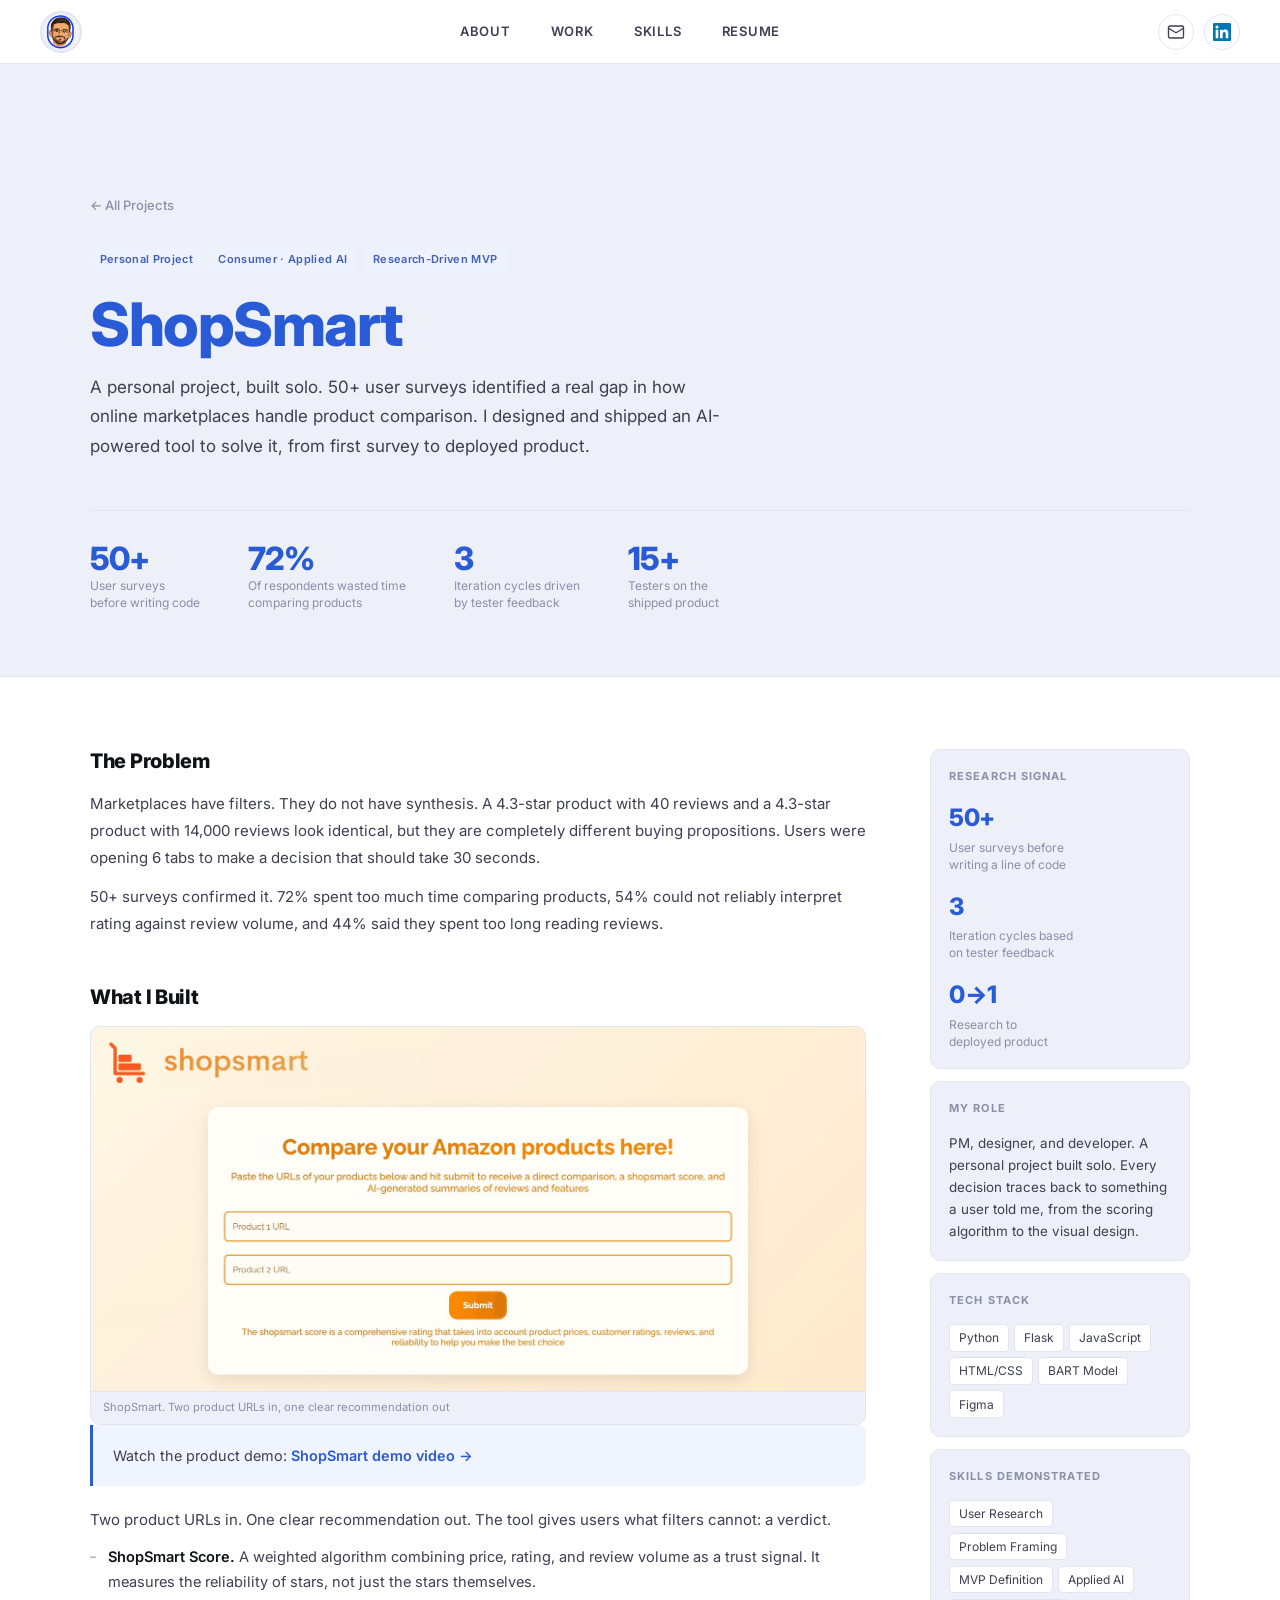
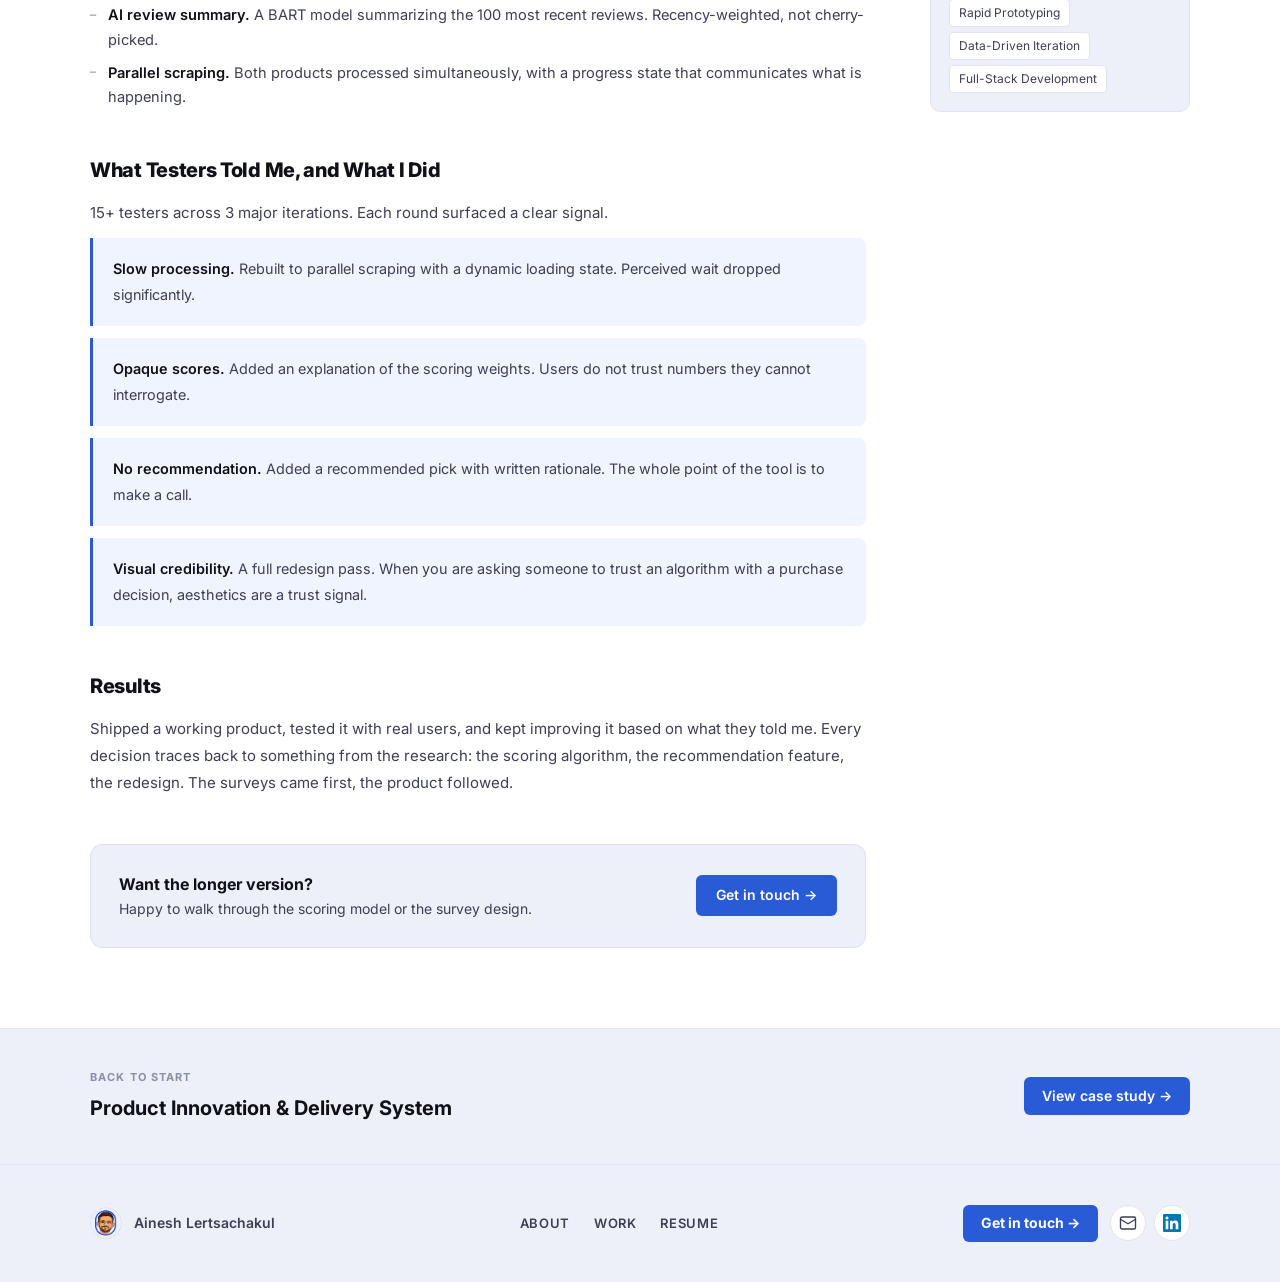
<file: work/shopsmart.html>
<!DOCTYPE html>
<html lang="en">
<head>
<meta charset="utf-8"/>
<meta name="viewport" content="width=device-width, initial-scale=1.0"/>
<title>ShopSmart, AI Product Comparison | Ainesh Lertsachakul</title>
<meta name="description" content="A personal project. 50+ user surveys identified a gap in how online marketplaces handle product comparison, then a solo build from Figma to deployed Flask app across 3 rounds of user testing."/>
<link rel="canonical" href="https://aineshl.github.io/portfolio/work/shopsmart.html"/>
<meta property="og:type" content="article"/>
<meta property="og:url" content="https://aineshl.github.io/portfolio/work/shopsmart.html"/>
<meta property="og:title" content="ShopSmart, AI Product Comparison | Ainesh Lertsachakul"/>
<meta property="og:description" content="Marketplaces have filters. They do not have synthesis. A research-driven MVP, built solo."/>
<meta property="og:image" content="https://aineshl.github.io/portfolio/assets/og-image.png"/>
<meta name="twitter:card" content="summary_large_image"/>
<meta name="twitter:image" content="https://aineshl.github.io/portfolio/assets/og-image.png"/>
<link rel="icon" href="../assets/favicon.ico" sizes="any"/>
<link rel="icon" type="image/png" href="../assets/favicon.png"/>
<link rel="apple-touch-icon" href="../assets/apple-touch-icon.png"/>
<link rel="preconnect" href="https://fonts.googleapis.com"/>
<link rel="preconnect" href="https://fonts.gstatic.com" crossorigin/>
<link href="https://fonts.googleapis.com/css2?family=Inter:wght@400;500;600;700;800&display=swap" rel="stylesheet"/>
<link rel="stylesheet" href="../style.css"/>
</head>
<body>

<a href="#case" class="skip-link">Skip to case study</a>

<nav class="nav">
  <a href="../index.html" class="nav-logo" aria-label="Ainesh Lertsachakul, home"><img src="../assets/avatar.png" alt="Ainesh"/></a>
  <div class="nav-center">
    <a href="../index.html#about">ABOUT</a>
    <a href="../index.html#work">WORK</a>
    <a href="../index.html#skills">SKILLS</a>
    <a href="../assets/Ainesh_Lertsachakul_Resume.pdf" target="_blank" rel="noopener">RESUME</a>
  </div>
  <div class="nav-right">
    <a href="mailto:ainesh8@gmail.com" class="nav-icon-btn" title="Email" aria-label="Email Ainesh">
      <svg viewBox="0 0 24 24" fill="none" stroke="#3d3f52" stroke-width="1.8" stroke-linecap="round" stroke-linejoin="round"><rect x="2" y="4" width="20" height="16" rx="2"/><path d="m22 7-10 6L2 7"/></svg>
    </a>
    <a href="https://www.linkedin.com/in/aineshlertsachakul/" target="_blank" rel="noopener" class="nav-icon-btn" title="LinkedIn" aria-label="LinkedIn profile">
      <svg viewBox="0 0 24 24" fill="#0077b5"><path d="M20.447 20.452h-3.554v-5.569c0-1.328-.027-3.037-1.852-3.037-1.853 0-2.136 1.445-2.136 2.939v5.667H9.351V9h3.414v1.561h.046c.477-.9 1.637-1.85 3.37-1.85 3.601 0 4.267 2.37 4.267 5.455v6.286zM5.337 7.433a2.062 2.062 0 01-2.063-2.065 2.064 2.064 0 112.063 2.065zm1.782 13.019H3.555V9h3.564v11.452zM22.225 0H1.771C.792 0 0 .774 0 1.729v20.542C0 23.227.792 24 1.771 24h20.451C23.2 24 24 23.227 24 22.271V1.729C24 .774 23.2 0 22.222 0h.003z"/></svg>
    </a>
    <button class="nav-toggle" id="navToggle" aria-expanded="false" aria-controls="navDrawer" aria-label="Open menu">
      <svg class="icon-open" viewBox="0 0 24 24"><path d="M3 6h18M3 12h18M3 18h18"/></svg>
      <svg class="icon-close" viewBox="0 0 24 24"><path d="M18 6 6 18M6 6l12 12"/></svg>
    </button>
  </div>
</nav>
<div class="nav-drawer" id="navDrawer">
  <a href="../index.html#about">About</a>
  <a href="../index.html#work">Work</a>
  <a href="../index.html#skills">Skills</a>
  <a href="../assets/Ainesh_Lertsachakul_Resume.pdf" target="_blank" rel="noopener">Resume</a>
  <a href="mailto:ainesh8@gmail.com">Get in touch</a>
</div>

<header class="case-hero">
  <div class="case-hero-inner">
    <a class="back" href="../index.html#work">← All Projects</a>
    <div class="case-tags">
      <span class="case-tag">Personal Project</span>
      <span class="case-tag">Consumer · Applied AI</span>
      <span class="case-tag">Research-Driven MVP</span>
    </div>
    <h1 class="case-h1"><span class="blue">ShopSmart</span></h1>
    <p class="case-sub">A personal project, built solo. 50+ user surveys identified a real gap in how online marketplaces handle product comparison. I designed and shipped an AI-powered tool to solve it, from first survey to deployed product.</p>
    <div class="case-kpis">
      <div class="kpi"><span class="kpi-n">50+</span><span class="kpi-l">User surveys<br/>before writing code</span></div>
      <div class="kpi"><span class="kpi-n">72%</span><span class="kpi-l">Of respondents wasted time<br/>comparing products</span></div>
      <div class="kpi"><span class="kpi-n">3</span><span class="kpi-l">Iteration cycles driven<br/>by tester feedback</span></div>
      <div class="kpi"><span class="kpi-n">15+</span><span class="kpi-l">Testers on the<br/>shipped product</span></div>
    </div>
  </div>
</header>

<section class="case-body" id="case">
<div class="case-layout">
<div class="case-main">

  <div class="cs">
    <h2>The Problem</h2>
    <p>Marketplaces have filters. They do not have synthesis. A 4.3-star product with 40 reviews and a 4.3-star product with 14,000 reviews look identical, but they are completely different buying propositions. Users were opening 6 tabs to make a decision that should take 30 seconds.</p>
    <p>50+ surveys confirmed it. 72% spent too much time comparing products, 54% could not reliably interpret rating against review volume, and 44% said they spent too long reading reviews.</p>
  </div>

  <div class="cs">
    <h2>What I Built</h2>
    <figure class="cs-img">
      <img src="../assets/shopsmart-screenshot.png" alt="ShopSmart comparison tool interface" loading="lazy"/>
      <figcaption>ShopSmart. Two product URLs in, one clear recommendation out</figcaption>
    </figure>
    <div class="callout" style="margin-bottom:1.25rem">
      <p>Watch the product demo: <a href="https://drive.google.com/file/d/1vO8osYc_TonXnCYOcQZggC6NJB32cpYb/view?usp=sharing" style="color:var(--blue);font-weight:600;" target="_blank" rel="noopener">ShopSmart demo video →</a></p>
    </div>
    <p>Two product URLs in. One clear recommendation out. The tool gives users what filters cannot: a verdict.</p>
    <ul>
      <li><strong>ShopSmart Score.</strong> A weighted algorithm combining price, rating, and review volume as a trust signal. It measures the reliability of stars, not just the stars themselves.</li>
      <li><strong>AI review summary.</strong> A BART model summarizing the 100 most recent reviews. Recency-weighted, not cherry-picked.</li>
      <li><strong>Parallel scraping.</strong> Both products processed simultaneously, with a progress state that communicates what is happening.</li>
    </ul>
  </div>

  <div class="cs">
    <h2>What Testers Told Me, and What I Did</h2>
    <p>15+ testers across 3 major iterations. Each round surfaced a clear signal.</p>
    <div class="callout" style="margin-bottom:.75rem"><p><strong>Slow processing.</strong> Rebuilt to parallel scraping with a dynamic loading state. Perceived wait dropped significantly.</p></div>
    <div class="callout" style="margin-bottom:.75rem"><p><strong>Opaque scores.</strong> Added an explanation of the scoring weights. Users do not trust numbers they cannot interrogate.</p></div>
    <div class="callout" style="margin-bottom:.75rem"><p><strong>No recommendation.</strong> Added a recommended pick with written rationale. The whole point of the tool is to make a call.</p></div>
    <div class="callout"><p><strong>Visual credibility.</strong> A full redesign pass. When you are asking someone to trust an algorithm with a purchase decision, aesthetics are a trust signal.</p></div>
  </div>

  <div class="cs">
    <h2>Results</h2>
    <p>Shipped a working product, tested it with real users, and kept improving it based on what they told me. Every decision traces back to something from the research: the scoring algorithm, the recommendation feature, the redesign. The surveys came first, the product followed.</p>
  </div>


  <div class="case-cta">
    <p>Want the longer version?<span>Happy to walk through the scoring model or the survey design.</span></p>
    <a href="mailto:ainesh8@gmail.com">Get in touch →</a>
  </div>

</div>

<aside class="case-sidebar">
  <div class="side-card">
    <h4>Research Signal</h4>
    <div class="s-stat"><span class="s-n">50+</span><span class="s-l">User surveys before<br/>writing a line of code</span></div>
    <div class="s-stat"><span class="s-n">3</span><span class="s-l">Iteration cycles based<br/>on tester feedback</span></div>
    <div class="s-stat"><span class="s-n">0→1</span><span class="s-l">Research to<br/>deployed product</span></div>
  </div>
  <div class="side-card">
    <h4>My Role</h4>
    <p class="s-p">PM, designer, and developer. A personal project built solo. Every decision traces back to something a user told me, from the scoring algorithm to the visual design.</p>
  </div>
  <div class="side-card">
    <h4>Tech Stack</h4>
    <div class="s-tags"><span>Python</span><span>Flask</span><span>JavaScript</span><span>HTML/CSS</span><span>BART Model</span><span>Figma</span></div>
  </div>
  <div class="side-card">
    <h4>Skills Demonstrated</h4>
    <div class="s-tags"><span>User Research</span><span>Problem Framing</span><span>MVP Definition</span><span>Applied AI</span><span>Rapid Prototyping</span><span>Data-Driven Iteration</span><span>Full-Stack Development</span></div>
  </div>
</aside>
</div>
</section>

<div class="next-band">
  <div class="next-inner">
    <div><p class="next-label">Back to Start</p><p class="next-title">Product Innovation &amp; Delivery System</p></div>
    <a class="next-btn" href="cis.html">View case study →</a>
  </div>
</div>

<footer class="footer">
  <div class="footer-inner">
    <div class="footer-brand">
      <img src="../assets/avatar.png" alt="" class="footer-avatar"/>
      <span class="footer-name">Ainesh Lertsachakul</span>
    </div>
    <nav class="footer-nav" aria-label="Footer">
      <a href="../index.html#about">About</a>
      <a href="../index.html#work">Work</a>
      <a href="../assets/Ainesh_Lertsachakul_Resume.pdf" target="_blank" rel="noopener">Resume</a>
    </nav>
    <div class="footer-right">
      <a href="mailto:ainesh8@gmail.com" class="footer-cta">Get in touch →</a>
      <div class="footer-icons">
        <a href="mailto:ainesh8@gmail.com" class="nav-icon-btn" aria-label="Email Ainesh">
          <svg viewBox="0 0 24 24" fill="none" stroke="#3d3f52" stroke-width="1.8" stroke-linecap="round" stroke-linejoin="round"><rect x="2" y="4" width="20" height="16" rx="2"/><path d="m22 7-10 6L2 7"/></svg>
        </a>
        <a href="https://www.linkedin.com/in/aineshlertsachakul/" target="_blank" rel="noopener" class="nav-icon-btn" aria-label="LinkedIn profile">
          <svg viewBox="0 0 24 24" fill="#0077b5"><path d="M20.447 20.452h-3.554v-5.569c0-1.328-.027-3.037-1.852-3.037-1.853 0-2.136 1.445-2.136 2.939v5.667H9.351V9h3.414v1.561h.046c.477-.9 1.637-1.85 3.37-1.85 3.601 0 4.267 2.37 4.267 5.455v6.286zM5.337 7.433a2.062 2.062 0 01-2.063-2.065 2.064 2.064 0 112.063 2.065zm1.782 13.019H3.555V9h3.564v11.452zM22.225 0H1.771C.792 0 0 .774 0 1.729v20.542C0 23.227.792 24 1.771 24h20.451C23.2 24 24 23.227 24 22.271V1.729C24 .774 23.2 0 22.222 0h.003z"/></svg>
        </a>
      </div>
    </div>
  </div>
</footer>

<script src="../app.js"></script>
</body>
</html>
</file>
<file: style.css>
/* ─────────────────────────────────────────
   TOKENS
───────────────────────────────────────── */
:root {
  --bg:        #ffffff;
  --bg-section:#edf0f8;
  --bg-card:   #ffffff;
  --blue:      #2a5bd7;
  --blue-dark: #1f47b0;
  --border:    #e2e5f0;
  --border-card:#dde1ef;
  --text:      #0f1117;
  --text-2:    #3d3f52;
  --text-3:    #8b8fa8;
  --sans: 'Inter', system-ui, -apple-system, sans-serif;
  --max: 1100px;
  --ease: cubic-bezier(0.22,1,0.36,1);
}

*,*::before,*::after{box-sizing:border-box;margin:0;padding:0}
html{font-size:16px;scroll-behavior:smooth}
body{font-family:var(--sans);background:var(--bg);color:var(--text);line-height:1.6;-webkit-font-smoothing:antialiased;overflow-x:hidden}
img{display:block;max-width:100%}
a{text-decoration:none;color:inherit}

:focus-visible{outline:2px solid var(--blue);outline-offset:3px;border-radius:3px}

.skip-link{
  position:absolute;left:-9999px;top:0;z-index:400;
  background:var(--blue);color:#fff;padding:.6rem 1rem;
  font-size:.875rem;font-weight:600;border-radius:0 0 6px 0;
}
.skip-link:focus{left:0}

/* ─────────────────────────────────────────
   NAV
───────────────────────────────────────── */
.nav{
  position:fixed;top:0;left:0;right:0;z-index:200;
  background:rgba(255,255,255,.97);
  border-bottom:1px solid var(--border);
  height:64px;
  display:flex;align-items:center;
  padding:0 2.5rem;
}
.nav-logo{flex-shrink:0;display:flex;align-items:center}
.nav-logo img{
  width:42px;height:42px;border-radius:50%;
  object-fit:contain;object-position:center;
  background:#eef2ff;
  border:2px solid var(--border);
  padding:2px;
}
.nav-center{
  flex:1;display:flex;align-items:center;justify-content:center;
  gap:2.5rem;
}
.nav-center a{
  font-size:.8125rem;font-weight:600;
  letter-spacing:.06em;text-transform:uppercase;
  color:var(--text-2);transition:color .15s;
}
.nav-center a:hover{color:var(--text)}
.nav-right{
  flex-shrink:0;display:flex;align-items:center;gap:.625rem;
}
.nav-icon-btn{
  width:36px;height:36px;
  border-radius:50%;border:1px solid var(--border);
  display:flex;align-items:center;justify-content:center;
  transition:border-color .15s,background .15s;
  background:var(--bg);
}
.nav-icon-btn:hover{border-color:var(--blue);background:#f0f4ff}
.nav-icon-btn svg{width:18px;height:18px;display:block}

/* Mobile menu button + drawer */
.nav-toggle{
  display:none;
  width:38px;height:38px;
  align-items:center;justify-content:center;
  background:var(--bg);border:1px solid var(--border);
  border-radius:8px;cursor:pointer;color:var(--text-2);
}
.nav-toggle svg{width:20px;height:20px;stroke:currentColor;stroke-width:2;fill:none;stroke-linecap:round}
.nav-toggle .icon-close{display:none}
.nav-toggle[aria-expanded="true"] .icon-open{display:none}
.nav-toggle[aria-expanded="true"] .icon-close{display:block}
.nav-drawer{
  display:none;
  position:fixed;top:64px;left:0;right:0;z-index:199;
  background:#fff;border-bottom:1px solid var(--border);
  box-shadow:0 12px 28px rgba(15,17,23,.09);
  padding:.5rem 1rem 1rem;
}
.nav-drawer.open{display:block}
.nav-drawer a{
  display:block;padding:.85rem .25rem;
  font-size:.9375rem;font-weight:600;
  color:var(--text);
  border-bottom:1px solid var(--border);
}
.nav-drawer a:last-child{border-bottom:none}

/* ─────────────────────────────────────────
   HERO
───────────────────────────────────────── */
.hero{
  background:var(--bg-section);
  min-height:calc(100vh - 64px);
  margin-top:64px;
  display:flex;align-items:center;
  padding:4rem 2.5rem;
  border-bottom:1px solid var(--border);
}
.hero-inner{
  max-width:var(--max);margin:0 auto;width:100%;
  display:grid;grid-template-columns:1fr 380px;
  gap:4rem;align-items:center;
}
.hero-h1{
  font-size:clamp(3rem,6vw,5rem);
  font-weight:800;line-height:1.0;
  letter-spacing:-.025em;color:var(--text);
  margin-bottom:1.5rem;
}
.hero-h1 .blue{color:var(--blue)}
.hero-body{
  font-size:1rem;font-weight:400;
  color:var(--text-2);line-height:1.75;
  max-width:520px;margin-bottom:2rem;
}
.hero-body strong{color:var(--text);font-weight:600}
.hero-actions{display:flex;flex-wrap:wrap;gap:.75rem;align-items:center}
.hero-btn{
  display:inline-flex;align-items:center;gap:.5rem;
  background:var(--blue);color:#fff;
  font-size:.9rem;font-weight:600;
  padding:.7rem 1.625rem;border-radius:6px;
  transition:background .15s;
}
.hero-btn:hover{background:var(--blue-dark)}
.hero-btn-ghost{
  display:inline-flex;align-items:center;gap:.5rem;
  background:transparent;color:var(--text-2);
  font-size:.9rem;font-weight:600;
  padding:.7rem 1.5rem;border-radius:6px;
  border:1px solid var(--border-card);
  transition:border-color .15s,color .15s,background .15s;
}
.hero-btn-ghost:hover{border-color:var(--blue);color:var(--blue);background:#f5f7ff}
.hero-photo{
  border-radius:14px;overflow:hidden;
  aspect-ratio:3/4;background:#dde1ef;
  box-shadow:0 4px 32px rgba(0,0,0,.08);
}
.hero-photo img{
  width:100%;height:100%;
  object-fit:cover;object-position:center top;
}

/* ─────────────────────────────────────────
   STATS BAR
───────────────────────────────────────── */
.stats{border-bottom:1px solid var(--border);background:var(--bg)}
.stats-inner{
  max-width:var(--max);margin:0 auto;padding:0 2.5rem;
  display:grid;grid-template-columns:repeat(4,1fr);
}
.stat{
  padding:1.5rem 1.5rem 1.5rem 0;
  border-right:1px solid var(--border);
  display:flex;flex-direction:column;gap:.2rem;
}
.stat:first-child{padding-left:0}
.stat:last-child{border-right:none}
.stat:not(:first-child){padding-left:1.5rem}
.stat-n{
  font-size:1.875rem;font-weight:800;
  letter-spacing:-.025em;color:var(--blue);line-height:1;
}
.stat-l{font-size:.78rem;color:var(--text-3);line-height:1.4;font-weight:400}

/* ─────────────────────────────────────────
   ABOUT
───────────────────────────────────────── */
.about{
  background:var(--bg-section);
  padding:5rem 2.5rem;
  border-bottom:1px solid var(--border);
}
.about-inner{
  max-width:var(--max);margin:0 auto;
  display:grid;grid-template-columns:300px 1fr;
  gap:3rem;align-items:start;
}
.about-label{
  font-size:.6875rem;font-weight:700;
  letter-spacing:.12em;text-transform:uppercase;
  color:var(--text-3);margin-bottom:.625rem;
}
.about-hed{
  font-size:clamp(1.75rem,3vw,2.25rem);
  font-weight:800;letter-spacing:-.02em;
  color:var(--text);line-height:1.15;
}
.about-body p{
  font-size:.9375rem;color:var(--text-2);
  line-height:1.85;margin-bottom:1rem;max-width:640px;
}
.about-body p:last-child{margin-bottom:0}
.about-body strong{color:var(--text);font-weight:600}

/* ─────────────────────────────────────────
   SKILLS
───────────────────────────────────────── */
.skills{
  background:var(--bg);
  padding:5rem 2.5rem;
  border-bottom:1px solid var(--border);
}
.skills-inner{max-width:var(--max);margin:0 auto}
.skills-top{margin-bottom:2.5rem;max-width:640px}
.skills-label{
  font-size:.6875rem;font-weight:700;
  letter-spacing:.12em;text-transform:uppercase;
  color:var(--text-3);margin-bottom:.625rem;
}
.skills-hed{
  font-size:clamp(1.75rem,3vw,2.25rem);
  font-weight:800;letter-spacing:-.02em;
  color:var(--text);margin-bottom:.875rem;
  line-height:1.15;
}
.skills-sub{
  font-size:.9375rem;font-weight:400;
  color:var(--text-2);line-height:1.7;
}
.skills-grid{
  display:grid;
  grid-template-columns:repeat(auto-fit,minmax(240px,1fr));
  gap:1rem;
}
.skill-card{
  background:var(--bg-card);
  border:1px solid var(--border-card);
  border-radius:12px;
  padding:1.5rem 1.375rem;
  transition:box-shadow .2s,border-color .2s;
}
.skill-card:hover{
  box-shadow:0 4px 20px rgba(42,91,215,.1);
  border-color:#b8c8f0;
}
.skill-icon{
  width:46px;height:46px;
  border-radius:10px;
  background:#eef2ff;
  display:flex;align-items:center;justify-content:center;
  margin-bottom:1rem;
}
.skill-icon svg{
  width:22px;height:22px;
  stroke:var(--blue);fill:none;stroke-width:1.75;
  stroke-linecap:round;stroke-linejoin:round;
}
.skill-card h3{
  font-size:.9375rem;font-weight:700;
  color:var(--blue);margin-bottom:.4rem;
}
.skill-card p{
  font-size:.8125rem;font-weight:400;
  color:var(--text-2);line-height:1.6;
}

/* ─────────────────────────────────────────
   PROJECTS
───────────────────────────────────────── */
.projects{
  background:var(--bg);
  padding:5rem 2.5rem;
  border-bottom:1px solid var(--border);
}
.projects-inner{max-width:var(--max);margin:0 auto}
.projects-header{
  display:flex;align-items:flex-end;
  justify-content:space-between;
  margin-bottom:.875rem;flex-wrap:wrap;gap:1rem;
}
.projects-hed{
  font-size:clamp(1.75rem,3vw,2.25rem);
  font-weight:800;letter-spacing:-.02em;
  color:var(--text);line-height:1.15;
}
.projects-contact{
  font-size:.875rem;font-weight:500;
  color:var(--blue);border-bottom:1px solid #b8c8f0;
  padding-bottom:1px;transition:color .15s,border-color .15s;
}
.projects-contact:hover{color:var(--blue-dark);border-color:var(--blue-dark)}
.projects-sub{
  font-size:.9375rem;font-weight:400;
  color:var(--text-2);max-width:640px;
  line-height:1.7;margin-bottom:2.5rem;
}
.proj-list{display:flex;flex-direction:column}

.proj-row{
  display:grid;
  grid-template-columns:36px 1fr 200px auto;
  gap:0 1.5rem;align-items:center;
  padding:1.5rem .75rem;
  border-top:1px solid var(--border);
  border-radius:8px;
  margin:0 -.75rem;
  transition:background .15s;
  cursor:pointer;
}
.proj-row:last-child{border-bottom:1px solid var(--border);margin-bottom:0}
.proj-row:hover{background:#f5f7ff}
.proj-row:hover .proj-arrow{opacity:1;transform:translateX(4px);color:var(--blue)}

.proj-thumb{
  width:200px;height:130px;
  border-radius:8px;overflow:hidden;
  border:1px solid var(--border);
  background:var(--bg-section);
  flex-shrink:0;
}
.proj-thumb img{
  width:100%;height:100%;
  object-fit:cover;
  object-position:top left;
  transition:transform .3s ease;
}
.proj-row:hover .proj-thumb img{transform:scale(1.04)}

/* Per-project thumbnail positioning */
.proj-thumb--cis img     { object-fit:contain; object-position:center; background:#fff; padding:8px; }
.proj-thumb--cgas img    { object-fit:contain; object-position:center; background:#e8f4ff; }
.proj-thumb--fcs img     { object-fit:cover;   object-position:top left; }
.proj-thumb--shop img    { object-fit:cover;   object-position:top center; }

.proj-num{
  font-size:.8125rem;font-weight:600;
  color:var(--text-3);padding-top:.15rem;
  font-variant-numeric:tabular-nums;
}
.proj-body{min-width:0}
.proj-tags{display:flex;flex-wrap:wrap;gap:.35rem;margin-bottom:.55rem}
.proj-tag{
  font-size:.6875rem;font-weight:600;
  letter-spacing:.03em;
  background:#eef2ff;color:#4060b8;
  padding:.2rem .6rem;border-radius:4px;
}
.proj-title{
  font-size:clamp(1rem,1.75vw,1.25rem);
  font-weight:700;color:var(--text);
  line-height:1.3;margin-bottom:.4rem;
  letter-spacing:-.01em;
}
.proj-hook{
  font-size:.875rem;font-weight:400;
  color:var(--text-2);line-height:1.65;
  max-width:600px;margin-bottom:.75rem;
}
.proj-metrics{display:flex;flex-wrap:wrap;gap:1.25rem}
.proj-metrics span{font-size:.78rem;color:var(--text-3)}
.proj-metrics strong{color:var(--text-2);font-weight:600}
.proj-arrow{
  font-size:1.25rem;color:var(--text-3);
  opacity:0;transition:opacity .2s,transform .2s var(--ease),color .2s;
  flex-shrink:0;padding-top:.1rem;
}

/* Mobile: inline thumbnail above the metrics */
@media(max-width:760px){
  .proj-row{grid-template-columns:28px 1fr auto;gap:0 1rem}
  .proj-thumb{display:none}
  .proj-body-thumb{
    display:block;width:100%;height:110px;
    border-radius:8px;overflow:hidden;
    border:1px solid var(--border);
    background:var(--bg-section);
    margin-bottom:.75rem;
  }
  .proj-body-thumb img{
    width:100%;height:100%;
    object-fit:cover;object-position:top left;
  }
  .proj-body-thumb.proj-thumb--cis img  { object-fit:contain; object-position:center; background:#fff; padding:6px; }
  .proj-body-thumb.proj-thumb--cgas img { object-fit:contain; object-position:center; background:#e8f4ff; }
  .proj-body-thumb.proj-thumb--shop img { object-fit:cover; object-position:top center; }
}
@media(min-width:761px){
  .proj-body-thumb{display:none}
}

/* ─────────────────────────────────────────
   AHR STRIP
───────────────────────────────────────── */
.ahr-strip{
  background:var(--bg-section);
  border-bottom:1px solid var(--border);
  padding:3.5rem 2.5rem;
}
.ahr-inner{
  max-width:var(--max);margin:0 auto;
  display:grid;grid-template-columns:480px 1fr;
  gap:3.5rem;align-items:center;
}
.ahr-photo{
  border-radius:12px;overflow:hidden;
  border:1px solid var(--border);
  box-shadow:0 4px 24px rgba(0,0,0,.1);
  aspect-ratio:4/3;
}
.ahr-photo img{
  width:100%;height:100%;object-fit:cover;object-position:center center;
}
.ahr-label{
  font-size:1rem;font-weight:700;
  letter-spacing:.08em;text-transform:uppercase;
  color:var(--blue);margin-bottom:.75rem;
  display:flex;align-items:center;gap:.5rem;
}
.ahr-label::before{
  content:'';width:24px;height:2px;background:var(--blue);display:block;border-radius:2px;
}
.ahr-headline{
  font-size:clamp(1.375rem,2.5vw,1.75rem);font-weight:800;
  color:var(--text);line-height:1.2;
  letter-spacing:-.02em;margin-bottom:1rem;
}
.ahr-body{
  font-size:.9375rem;font-weight:400;
  color:var(--text-2);line-height:1.75;margin-bottom:.75rem;
}
.ahr-body:last-child{margin-bottom:0}
.ahr-body strong{color:var(--text);font-weight:600}

/* ─────────────────────────────────────────
   CASE STUDY
───────────────────────────────────────── */
.case-hero{
  background:var(--bg-section);
  padding:8rem 2.5rem 4rem;
  border-bottom:1px solid var(--border);
  margin-top:64px;
}
.case-hero-inner{max-width:var(--max);margin:0 auto}
.back{
  display:inline-flex;align-items:center;gap:.35rem;
  font-size:.8125rem;font-weight:500;
  color:var(--text-3);margin-bottom:2rem;
  transition:color .15s;
}
.back:hover{color:var(--blue)}
.case-tags{display:flex;flex-wrap:wrap;gap:.4rem;margin-bottom:1.25rem}
.case-tag{
  font-size:.6875rem;font-weight:600;
  background:#eef2ff;color:#4060b8;
  padding:.2rem .6rem;border-radius:4px;letter-spacing:.03em;
}
.case-h1{
  font-size:clamp(2.25rem,5vw,3.75rem);
  font-weight:800;line-height:1.08;
  letter-spacing:-.025em;color:var(--text);
  margin-bottom:1rem;
}
.case-h1 .blue{color:var(--blue)}
.case-sub{
  font-size:1.0625rem;font-weight:400;
  color:var(--text-2);line-height:1.75;
  max-width:640px;margin-bottom:3rem;
}
.case-kpis{
  display:flex;flex-wrap:wrap;gap:3rem;
  padding-top:2rem;border-top:1px solid var(--border);
}
.kpi{display:flex;flex-direction:column;gap:.2rem}
.kpi-n{
  font-size:2rem;font-weight:800;
  letter-spacing:-.025em;color:var(--blue);line-height:1;
}
.kpi-l{font-size:.75rem;color:var(--text-3);line-height:1.4}

.case-body{padding:4.5rem 2.5rem 5rem;background:var(--bg)}
.case-layout{
  max-width:var(--max);margin:0 auto;
  display:grid;grid-template-columns:1fr 260px;
  gap:4rem;align-items:start;
}
.case-main{display:flex;flex-direction:column;gap:3rem}

.cs h2{
  font-size:1.25rem;font-weight:800;
  letter-spacing:-.015em;
  color:var(--text);margin-bottom:1rem;
  line-height:1.25;
}
.cs p{
  font-size:.9375rem;font-weight:400;
  color:var(--text-2);line-height:1.8;margin-bottom:.75rem;
}
.cs p:last-child{margin-bottom:0}
.cs ul{list-style:none;display:flex;flex-direction:column;gap:.5rem}
.cs li{
  font-size:.9125rem;font-weight:400;
  color:var(--text-2);line-height:1.7;
  padding-left:1.125rem;position:relative;
}
.cs li::before{
  content:'–';position:absolute;left:0;
  color:var(--text-3);top:.05em;font-size:.85em;
}
.cs li strong{color:var(--text);font-weight:600}
.callout{
  background:#f0f4ff;
  border-left:3px solid var(--blue);
  padding:1.125rem 1.25rem;
  border-radius:0 8px 8px 0;
}
.callout p{font-size:.9rem!important;color:var(--text-2)!important}
.callout strong{color:var(--text)!important;font-weight:600}
.cs-img{
  border:1px solid var(--border);border-radius:10px;
  overflow:hidden;background:var(--bg-section);margin-top:.5rem;
}
.cs-img img{width:100%;display:block;cursor:zoom-in}
.cs-img figcaption{
  font-size:.7rem;color:var(--text-3);
  padding:.5rem .75rem;
  background:var(--bg-section);border-top:1px solid var(--border);
  line-height:1.4;
}
.img-2col{
  display:grid;grid-template-columns:1fr 1fr;
  gap:.625rem;margin-top:.5rem;
}
.img-2col .cs-img{margin-top:0}

/* Sidebar */
.case-sidebar{
  position:sticky;top:80px;
  display:flex;flex-direction:column;gap:.75rem;
}
.side-card{
  background:var(--bg-section);
  border:1px solid var(--border);
  border-radius:10px;padding:1.125rem;
}
.side-card h4{
  font-size:.6875rem;font-weight:700;
  letter-spacing:.1em;text-transform:uppercase;
  color:var(--text-3);margin-bottom:.875rem;
}
.s-stat{display:flex;flex-direction:column;gap:.15rem;margin-bottom:.875rem}
.s-stat:last-child{margin-bottom:0}
.s-n{font-size:1.5rem;font-weight:800;letter-spacing:-.02em;color:var(--blue)}
.s-l{font-size:.75rem;color:var(--text-3);line-height:1.4}
.s-p{font-size:.8375rem;color:var(--text-2);line-height:1.65}
.s-tags{display:flex;flex-wrap:wrap;gap:.35rem}
.s-tags span{
  font-size:.75rem;color:var(--text-2);
  border:1px solid var(--border);
  padding:.2rem .55rem;border-radius:4px;background:var(--bg);
}

/* End-of-case contact CTA */
.case-cta{
  border:1px solid var(--border-card);
  border-radius:12px;
  background:var(--bg-section);
  padding:1.75rem;
  display:flex;align-items:center;justify-content:space-between;
  gap:1.5rem;flex-wrap:wrap;
}
.case-cta p{
  font-size:1rem;font-weight:700;color:var(--text);
  margin:0;line-height:1.4;
}
.case-cta span{
  display:block;font-size:.875rem;font-weight:400;
  color:var(--text-2);margin-top:.25rem;
}
.case-cta a{
  display:inline-flex;align-items:center;gap:.4rem;
  font-size:.875rem;font-weight:600;
  background:var(--blue);color:#fff;
  padding:.6rem 1.25rem;border-radius:6px;
  white-space:nowrap;transition:background .15s;
}
.case-cta a:hover{background:var(--blue-dark)}

/* Next project */
.next-band{
  border-top:1px solid var(--border);
  padding:2.5rem;
  background:var(--bg-section);
}
.next-inner{
  max-width:var(--max);margin:0 auto;
  display:flex;align-items:center;
  justify-content:space-between;gap:2rem;
}
.next-label{
  font-size:.6875rem;font-weight:700;
  letter-spacing:.1em;text-transform:uppercase;
  color:var(--text-3);margin-bottom:.35rem;
}
.next-title{
  font-size:1.25rem;font-weight:700;
  color:var(--text);
}
.next-btn{
  display:inline-flex;align-items:center;gap:.4rem;
  font-size:.875rem;font-weight:600;
  background:var(--blue);color:#fff;
  padding:.5rem 1.125rem;border-radius:6px;
  white-space:nowrap;transition:background .15s;
}
.next-btn:hover{background:var(--blue-dark)}

/* ─────────────────────────────────────────
   LIGHTBOX
───────────────────────────────────────── */
.lightbox{
  position:fixed;inset:0;z-index:300;
  background:rgba(15,17,23,.9);
  display:none;align-items:center;justify-content:center;
  padding:2rem;cursor:zoom-out;
}
.lightbox.open{display:flex}
.lightbox img{
  max-width:100%;max-height:90vh;
  border-radius:8px;box-shadow:0 20px 60px rgba(0,0,0,.5);
}
.lightbox-close{
  position:absolute;top:1.25rem;right:1.5rem;
  width:40px;height:40px;border-radius:50%;
  background:rgba(255,255,255,.12);color:#fff;
  border:none;cursor:pointer;font-size:1.5rem;line-height:1;
  display:flex;align-items:center;justify-content:center;
}
.lightbox-close:hover{background:rgba(255,255,255,.22)}

/* ─────────────────────────────────────────
   FOOTER
───────────────────────────────────────── */
.footer{
  background:var(--bg-section);
  border-top:1px solid var(--border);
  padding:2.5rem;
}
.footer-inner{
  max-width:var(--max);margin:0 auto;
  display:flex;align-items:center;
  justify-content:space-between;
  flex-wrap:wrap;gap:1.25rem;
}
.footer-brand{display:flex;align-items:center;gap:.75rem}
.footer-avatar{
  width:32px;height:32px;border-radius:50%;
  object-fit:contain;object-position:center;
  border:1.5px solid var(--border);
  background:#eef2ff;
  padding:2px;
}
.footer-name{font-size:.875rem;font-weight:600;color:var(--text-2)}
.footer-nav{display:flex;flex-wrap:wrap;gap:1.5rem}
.footer-nav a{
  font-size:.8125rem;font-weight:600;
  letter-spacing:.05em;text-transform:uppercase;
  color:var(--text-2);transition:color .15s;
}
.footer-nav a:hover{color:var(--blue)}
.footer-right{display:flex;align-items:center;gap:.75rem;flex-wrap:wrap}
.footer-cta{
  font-size:.875rem;font-weight:700;
  background:var(--blue);color:#fff;
  padding:.45rem 1.125rem;border-radius:6px;
  transition:background .15s;
}
.footer-cta:hover{background:var(--blue-dark)}
.footer-icons{display:flex;gap:.5rem}

/* ─────────────────────────────────────────
   RESPONSIVE
───────────────────────────────────────── */
@media(max-width:900px){
  .hero-inner{grid-template-columns:1fr}
  .hero-photo{display:none}
  .stats-inner{grid-template-columns:1fr 1fr}
  .stat:nth-child(2){border-right:none}
  .stat:nth-child(3){border-top:1px solid var(--border)}
  .stat:nth-child(4){border-top:1px solid var(--border);border-right:none}
  .about-inner{grid-template-columns:1fr;gap:1.5rem}
  .case-layout{grid-template-columns:1fr}
  .case-sidebar{position:static;display:grid;grid-template-columns:1fr 1fr;gap:.75rem}
}
@media(max-width:860px){
  .ahr-inner{grid-template-columns:1fr}
  .ahr-photo{aspect-ratio:16/9}
  .ahr-photo img{object-position:center 40%}
}
@media(max-width:700px){
  .nav-center{display:none}
  .nav-toggle{display:flex}
  .nav-right{gap:.5rem}
}
@media(max-width:600px){
  .nav,.hero,.case-hero,.skills,.about,.projects,.case-body,.next-band,.footer{padding-left:1rem;padding-right:1rem}
  .stats-inner{padding:0 1rem;grid-template-columns:1fr 1fr}

  .hero{padding:3rem 1rem}
  .hero-h1{font-size:clamp(2.25rem,10vw,3.5rem)}
  .hero-body{font-size:.9375rem}
  .hero-actions{gap:.5rem}
  .hero-btn,.hero-btn-ghost{padding:.65rem 1.25rem;font-size:.85rem}

  .stat-n{font-size:1.5rem}
  .stat-l{font-size:.72rem}
  .stat{padding:1.25rem 1rem 1.25rem 0}
  .stat:not(:first-child){padding-left:1rem}

  .about{padding:3rem 1rem}
  .skills{padding:3rem 1rem}
  .skills-grid{grid-template-columns:1fr}

  .ahr-strip{padding:2.5rem 1rem}
  .ahr-photo{aspect-ratio:4/3}
  .ahr-photo img{object-position:center 35%}
  .ahr-headline{font-size:1.2rem}
  .ahr-body{font-size:.875rem}

  .projects{padding:3rem 1rem}
  .proj-row{padding:1.25rem .5rem;margin:0 -.5rem}
  .proj-title{font-size:.9375rem}
  .proj-hook{font-size:.8125rem}
  .proj-metrics span{font-size:.72rem}
  .proj-num{font-size:.75rem}

  .case-hero{padding:5rem 1rem 2.5rem}
  .case-sidebar{grid-template-columns:1fr}
  .img-2col{grid-template-columns:1fr}
  .next-inner{flex-direction:column;align-items:flex-start}
  .case-kpis{gap:1rem;flex-wrap:wrap}
  .kpi{min-width:calc(50% - .5rem)}
  .kpi-n{font-size:1.5rem}
  .case-h1{font-size:clamp(1.75rem,8vw,3rem)}
  .case-sub{font-size:.9375rem}
  .cs h2{font-size:1.125rem}
  .next-band{padding:1.75rem 1rem}
  .side-card{padding:.875rem}
  .cs-img figcaption{font-size:.65rem}
  .callout{padding:.875rem 1rem}
  .case-cta{padding:1.25rem;flex-direction:column;align-items:flex-start}

  .footer{padding:2rem 1rem}
  .footer-inner{flex-direction:column;align-items:flex-start;gap:1.25rem}
}
@media(max-width:380px){
  .hero-h1{font-size:2rem}
  .stat-n{font-size:1.25rem}
  .proj-title{font-size:.875rem}
}

@media(prefers-reduced-motion:reduce){
  html{scroll-behavior:auto}
  *,*::before,*::after{
    animation-duration:.01ms!important;
    animation-iteration-count:1!important;
    transition-duration:.01ms!important;
  }
}
</file>
